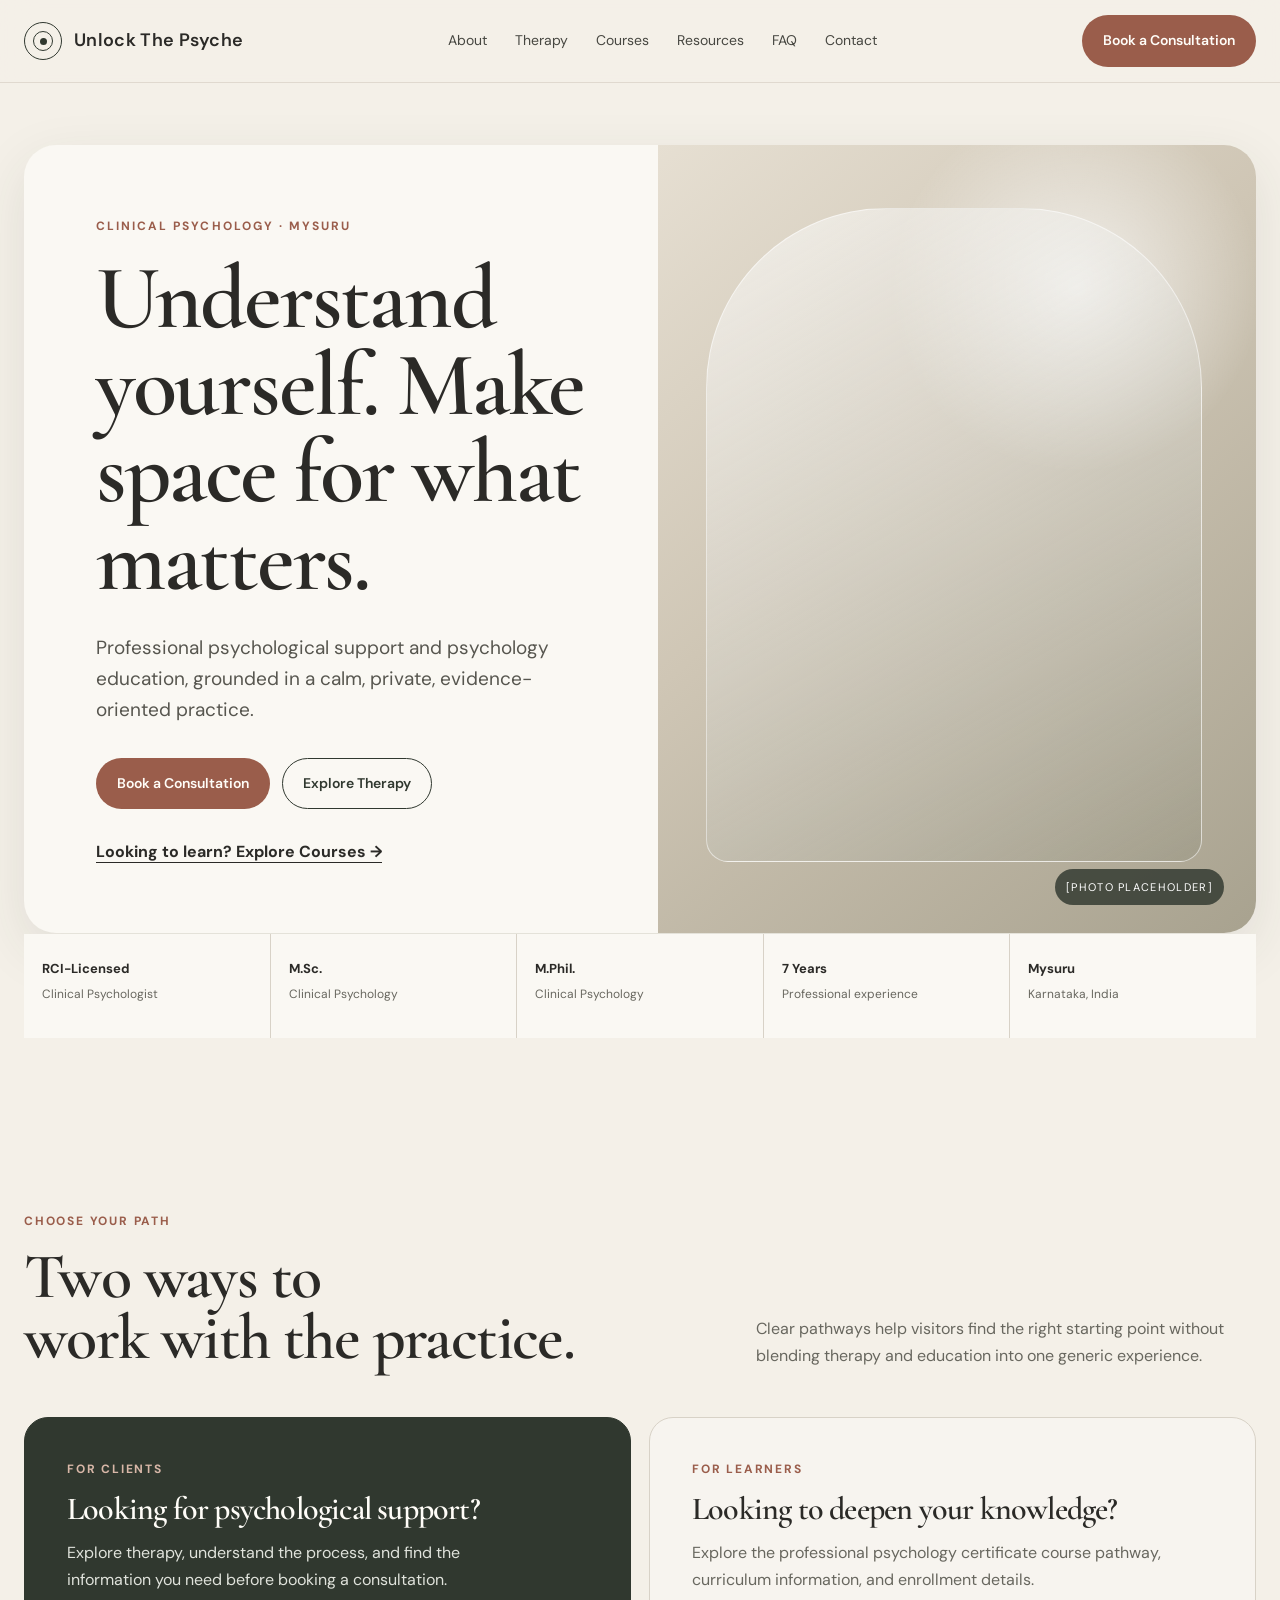
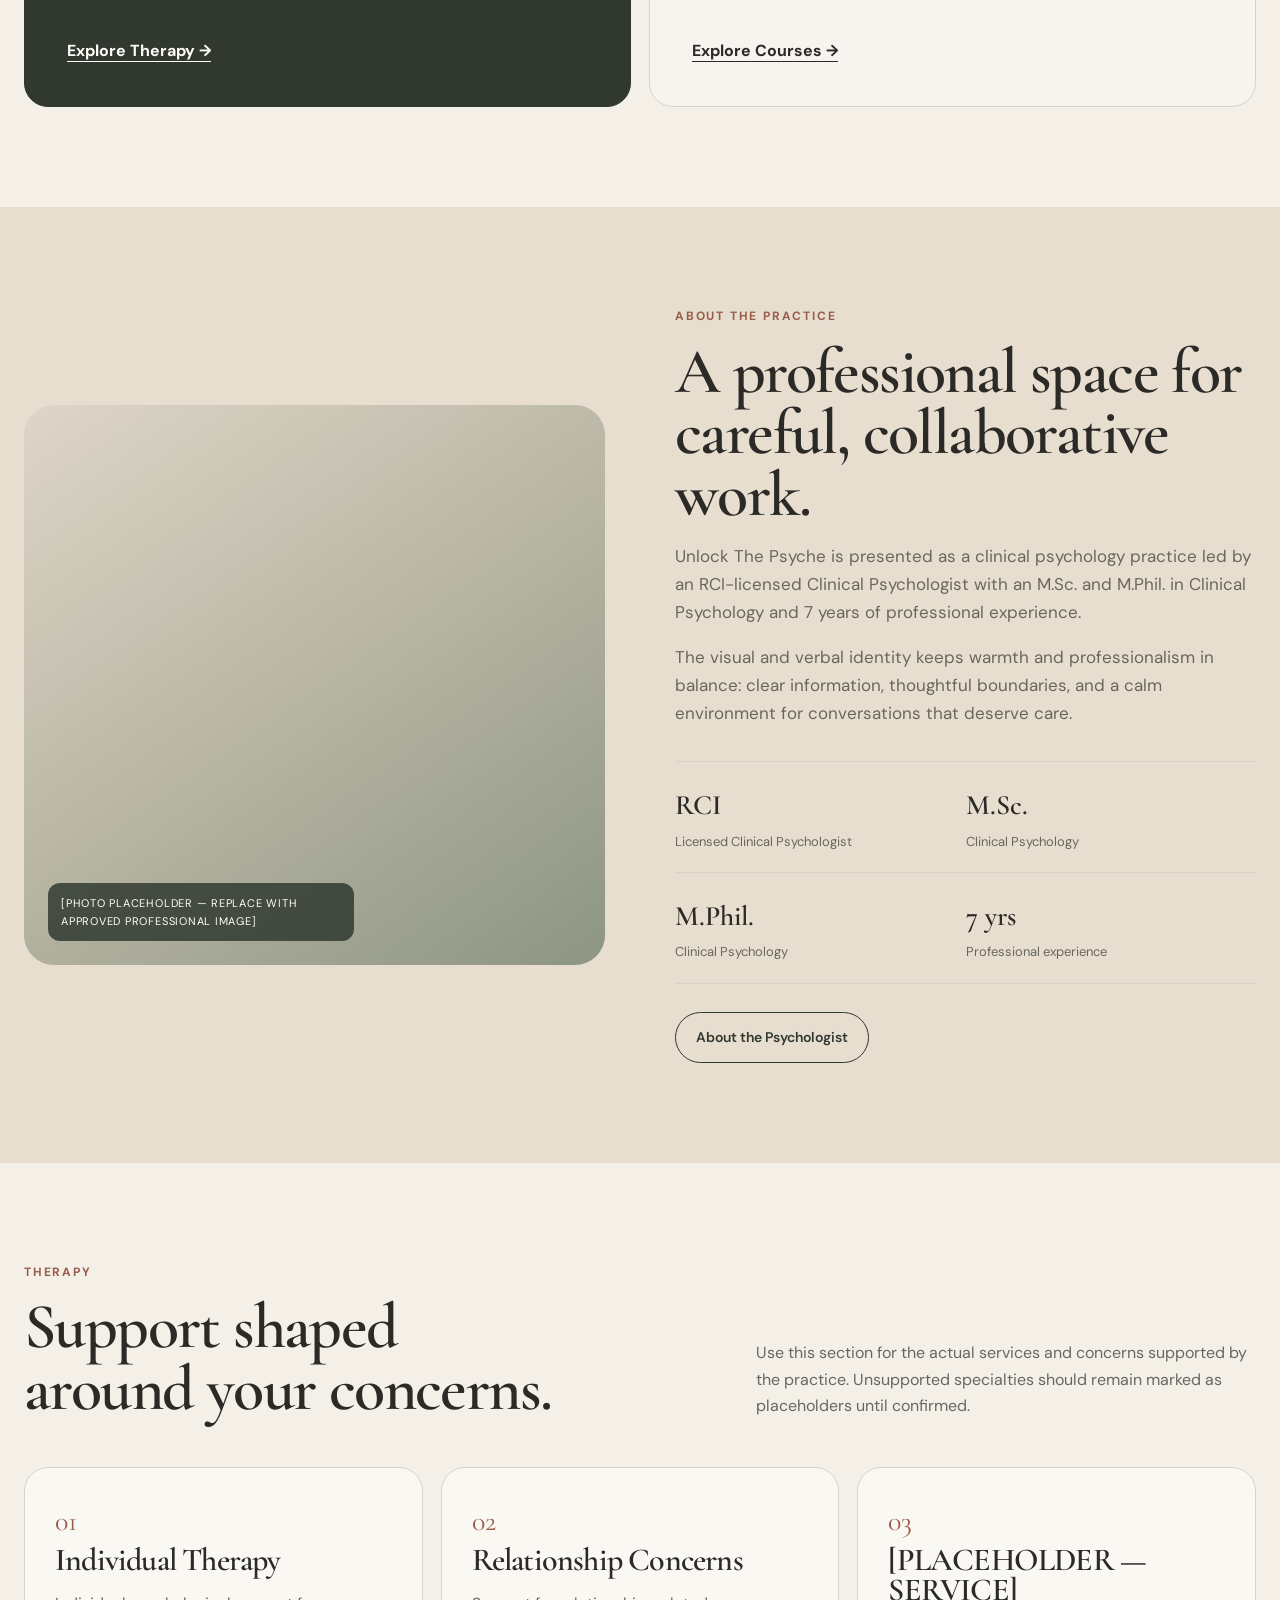
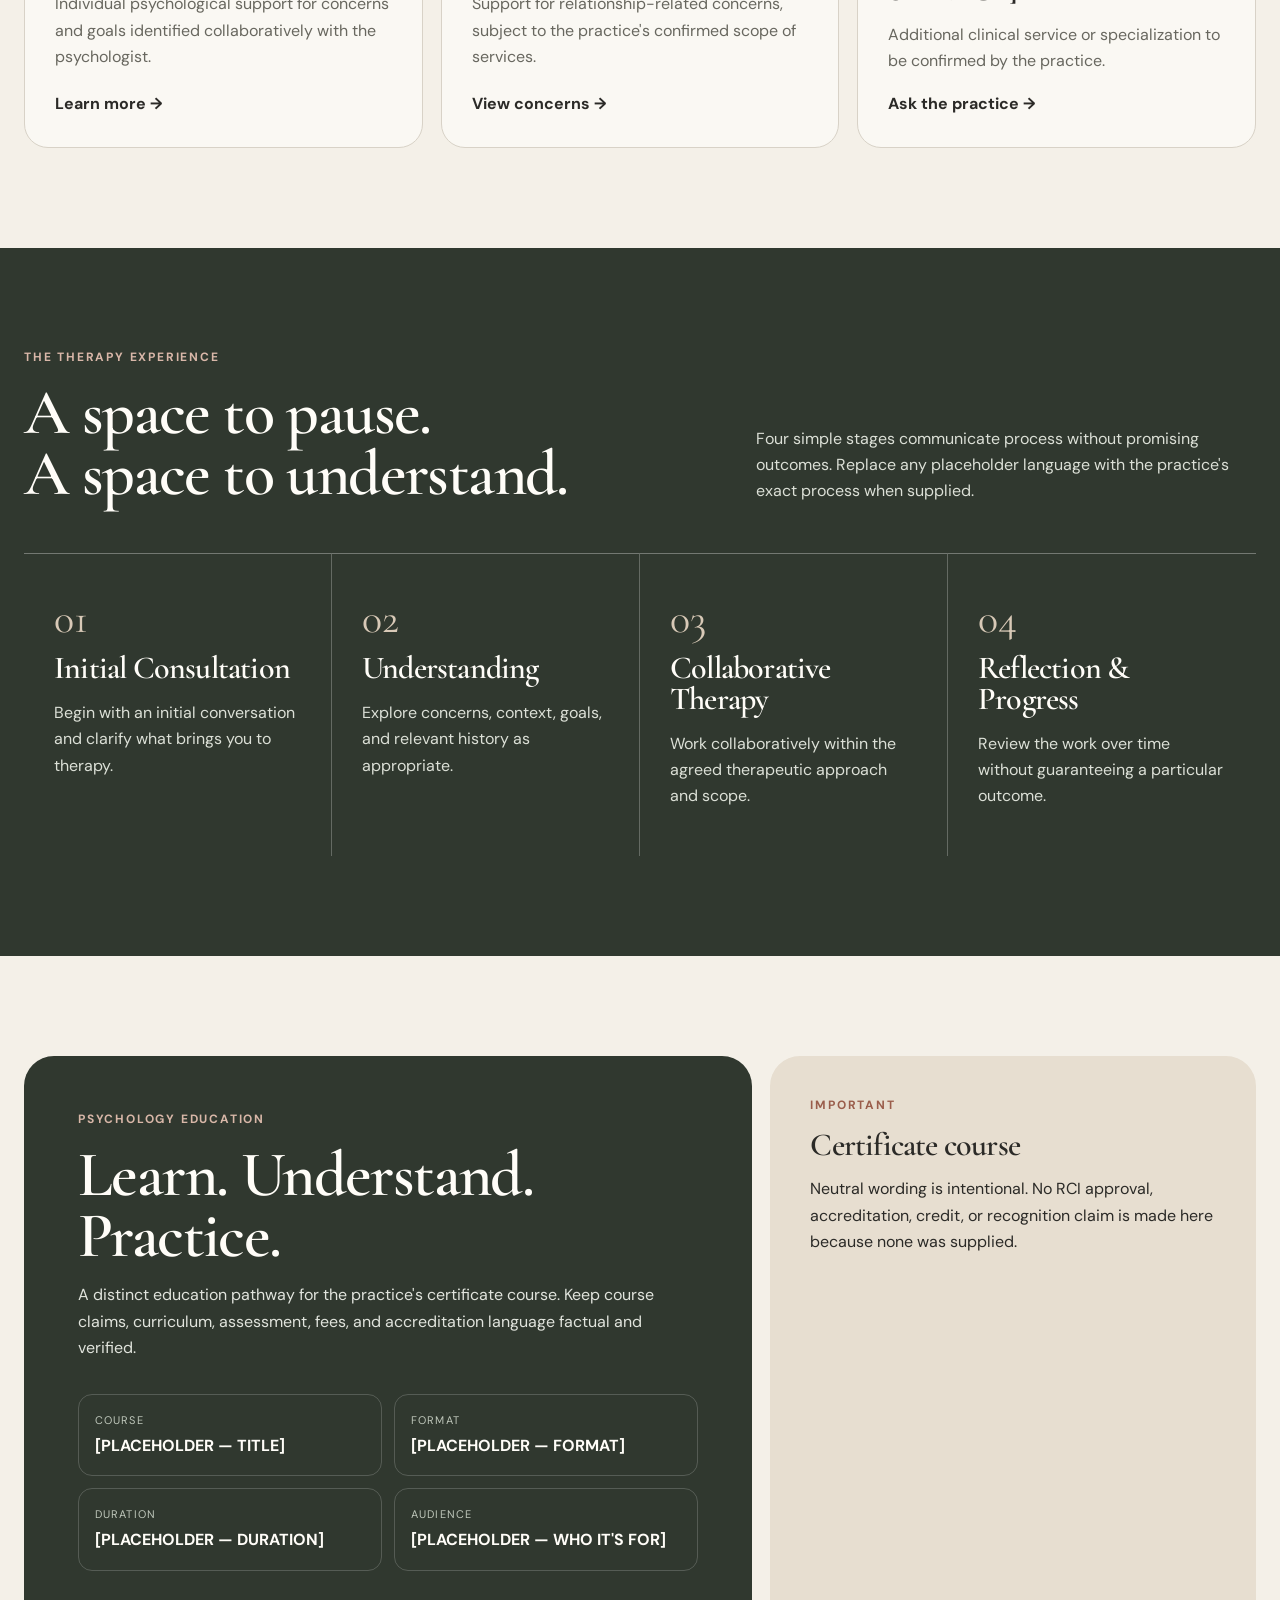
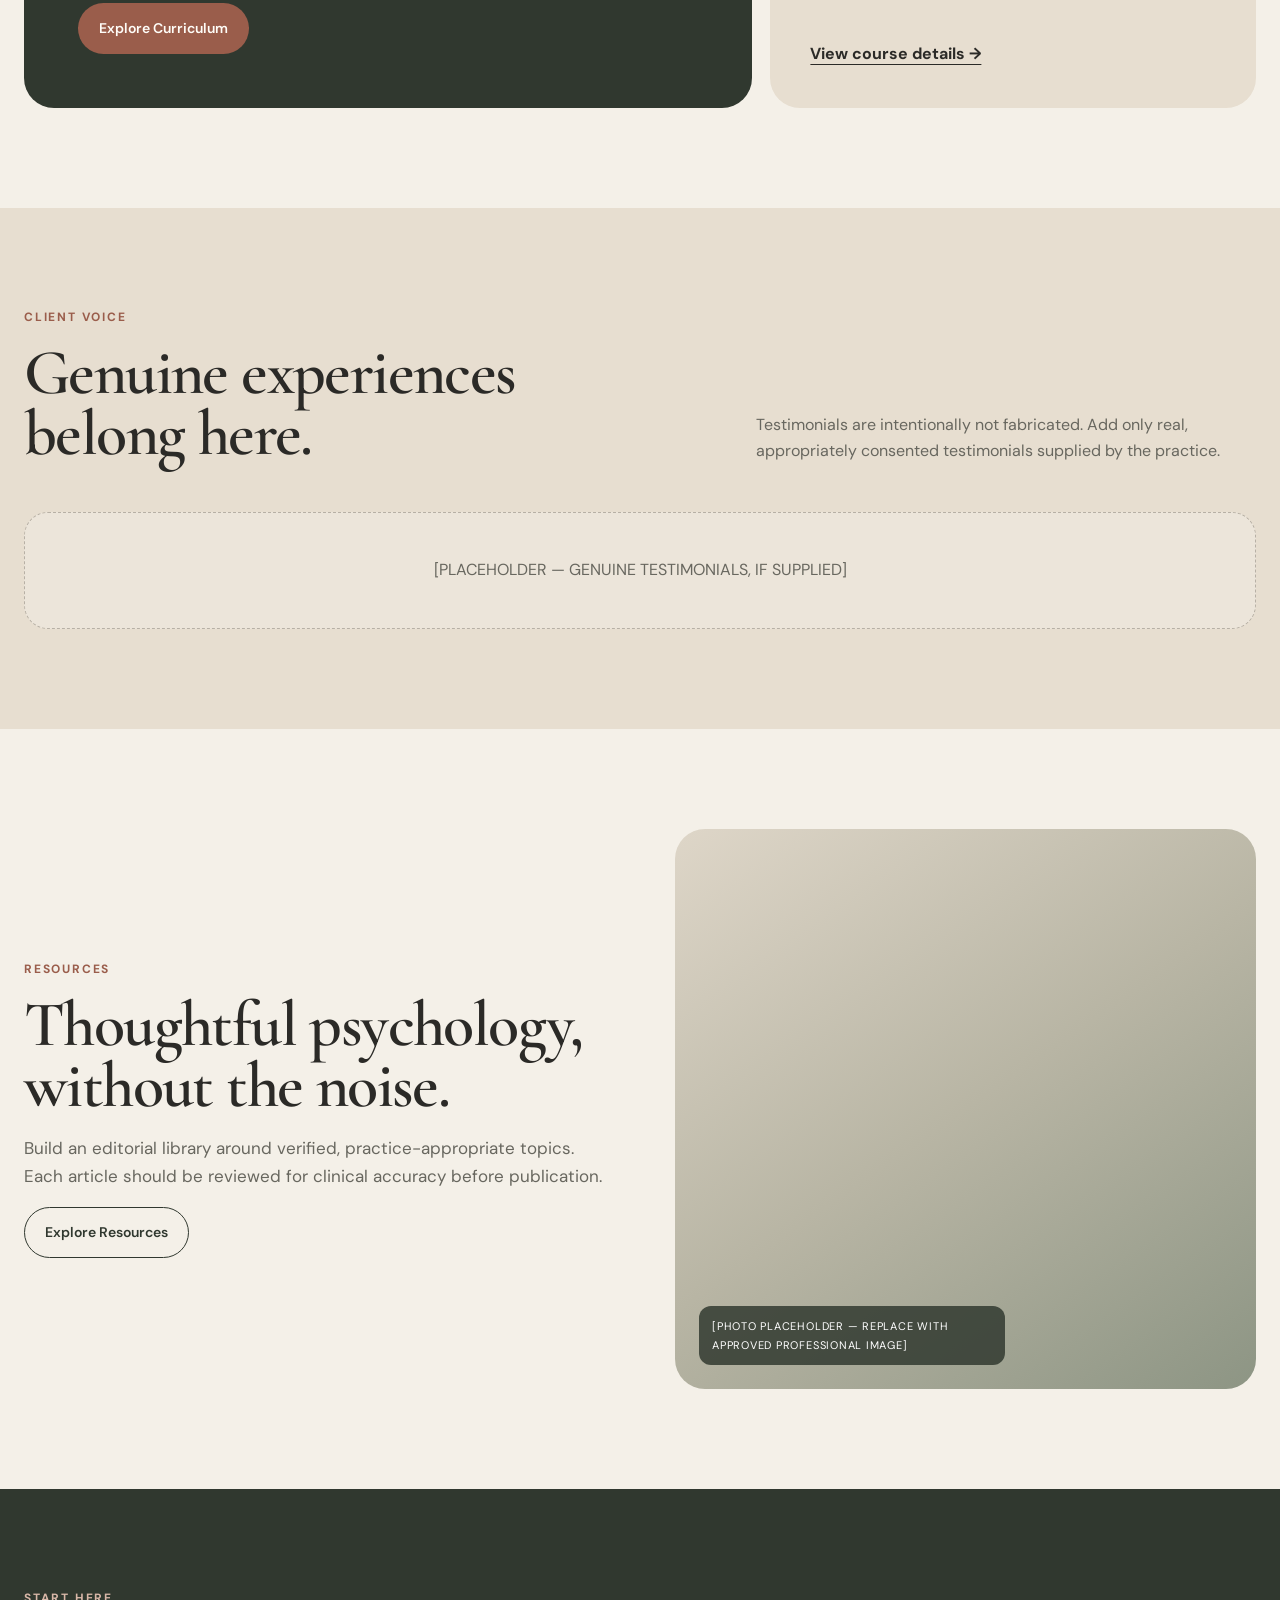
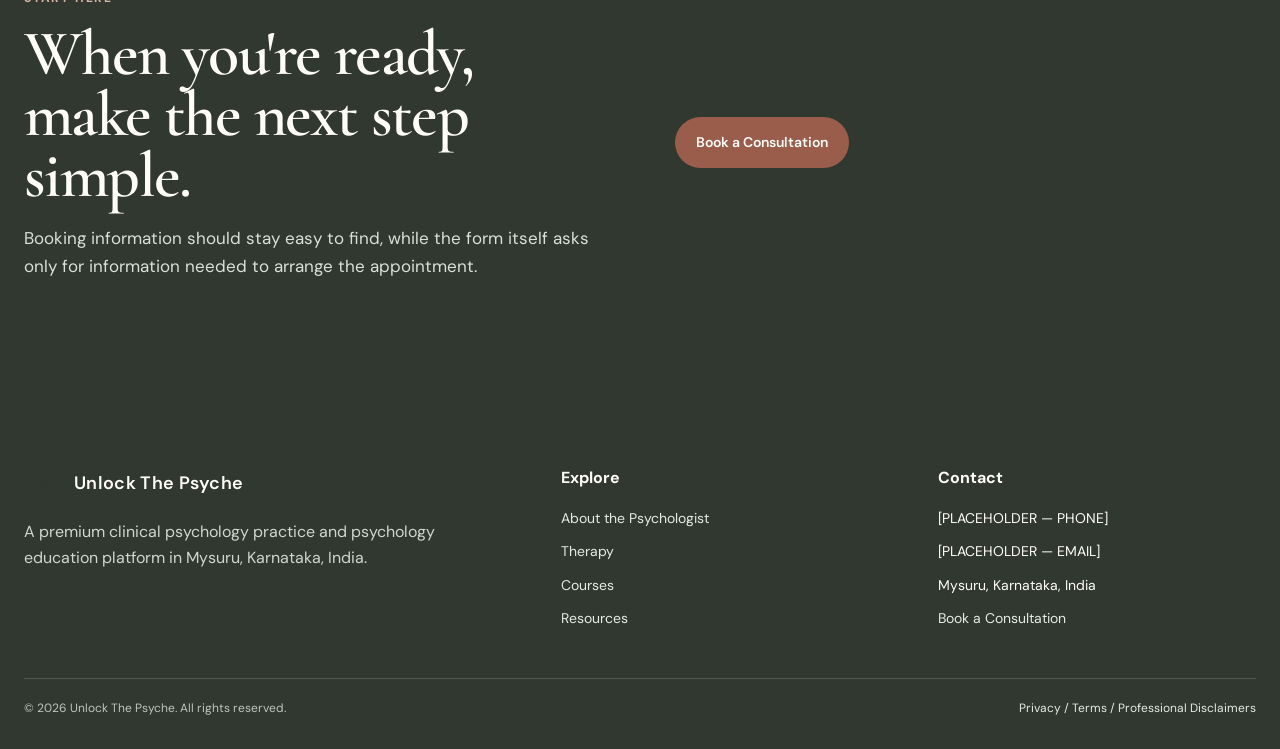
<file: index.html>
<!doctype html>
<html lang="en">
<head>
<meta charset="utf-8">
<meta name="viewport" content="width=device-width,initial-scale=1">
<title>Home | Unlock The Psyche</title>
<meta name="description" content="Unlock The Psyche — RCI-licensed Clinical Psychologist in Mysuru, with therapy and psychology education pathways.">
<link rel="stylesheet" href="styles.css">
</head>
<body>

<a class="skip-link" href="#main">Skip to content</a>
<header class="site-header">
  <div class="container nav">
    <a class="brand" href="index.html" aria-label="Unlock The Psyche home">
      <span class="brand-mark" aria-hidden="true"></span><span class="brand-name">Unlock The Psyche</span>
    </a>
    <nav class="nav-links" aria-label="Primary navigation"><a href="about.html" class="">About</a><a href="therapy.html" class="">Therapy</a><a href="courses.html" class="">Courses</a><a href="resources.html" class="">Resources</a><a href="faq.html" class="">FAQ</a><a href="contact.html" class="">Contact</a></nav>
    <a class="header-cta" href="book.html">Book a Consultation</a>
    <button class="menu-toggle" aria-label="Open menu"><span></span><span></span><span></span></button>
  </div>
</header>

<main id="main">
<section class="hero">
  <div class="container">
    <div class="hero-grid reveal">
      <div class="hero-copy">
        <div class="eyebrow">Clinical Psychology · Mysuru</div>
        <h1>Understand yourself. Make space for what matters.</h1>
        <p class="hero-lede">Professional psychological support and psychology education, grounded in a calm, private, evidence-oriented practice.</p>
        <div class="actions">
          <a class="button button-primary" href="book.html">Book a Consultation</a>
          <a class="button button-secondary" href="therapy.html">Explore Therapy</a>
        </div>
        <div style="margin-top:30px"><a class="text-link" href="courses.html">Looking to learn? Explore Courses →</a></div>
      </div>
      <div class="hero-visual" role="img" aria-label="Warm modern therapy room photo placeholder"></div>
    </div>
    <div class="hero-trust reveal" aria-label="Professional credentials">
      <div class="trust-item"><strong>RCI-Licensed</strong><span>Clinical Psychologist</span></div>
      <div class="trust-item"><strong>M.Sc.</strong><span>Clinical Psychology</span></div>
      <div class="trust-item"><strong>M.Phil.</strong><span>Clinical Psychology</span></div>
      <div class="trust-item"><strong>7 Years</strong><span>Professional experience</span></div>
      <div class="trust-item"><strong>Mysuru</strong><span>Karnataka, India</span></div>
    </div>
  </div>
</section>

<section class="section">
  <div class="container">
    <div class="section-header reveal">
      <div><div class="kicker">Choose your path</div><h2>Two ways to<br>work with the practice.</h2></div>
      <p>Clear pathways help visitors find the right starting point without blending therapy and education into one generic experience.</p>
    </div>
    <div class="pathways">
      <article class="path-card reveal">
        <div><div class="kicker" style="color:#D8B7A8">For clients</div><h3>Looking for psychological support?</h3><p>Explore therapy, understand the process, and find the information you need before booking a consultation.</p></div>
        <a class="text-link" href="therapy.html">Explore Therapy →</a>
      </article>
      <article class="path-card reveal">
        <div><div class="kicker">For learners</div><h3>Looking to deepen your knowledge?</h3><p>Explore the professional psychology certificate course pathway, curriculum information, and enrollment details.</p></div>
        <a class="text-link" href="courses.html">Explore Courses →</a>
      </article>
    </div>
  </div>
</section>

<section class="section section-sand">
  <div class="container split">
    <div class="photo-card reveal" role="img" aria-label="Professional psychologist portrait placeholder"></div>
    <div class="editorial-copy reveal">
      <div class="kicker">About the practice</div>
      <h2>A professional space for careful, collaborative work.</h2>
      <p>Unlock The Psyche is presented as a clinical psychology practice led by an RCI-licensed Clinical Psychologist with an M.Sc. and M.Phil. in Clinical Psychology and 7 years of professional experience.</p>
      <p>The visual and verbal identity keeps warmth and professionalism in balance: clear information, thoughtful boundaries, and a calm environment for conversations that deserve care.</p>
      <div class="credential-list">
        <div class="credential"><strong>RCI</strong><span>Licensed Clinical Psychologist</span></div>
        <div class="credential"><strong>M.Sc.</strong><span>Clinical Psychology</span></div>
        <div class="credential"><strong>M.Phil.</strong><span>Clinical Psychology</span></div>
        <div class="credential"><strong>7 yrs</strong><span>Professional experience</span></div>
      </div>
      <div style="margin-top:28px"><a class="button button-secondary" href="about.html">About the Psychologist</a></div>
    </div>
  </div>
</section>

<section class="section">
  <div class="container">
    <div class="section-header reveal">
      <div><div class="kicker">Therapy</div><h2>Support shaped<br>around your concerns.</h2></div>
      <p>Use this section for the actual services and concerns supported by the practice. Unsupported specialties should remain marked as placeholders until confirmed.</p>
    </div>
    <div class="cards">
      <article class="card reveal"><span class="number">01</span><h3>Individual Therapy</h3><p>Individual psychological support for concerns and goals identified collaboratively with the psychologist.</p><a class="card-link" href="therapy.html">Learn more →</a></article>
      <article class="card reveal"><span class="number">02</span><h3>Relationship Concerns</h3><p>Support for relationship-related concerns, subject to the practice's confirmed scope of services.</p><a class="card-link" href="specializations.html">View concerns →</a></article>
      <article class="card reveal"><span class="number">03</span><h3>[PLACEHOLDER — SERVICE]</h3><p>Additional clinical service or specialization to be confirmed by the practice.</p><a class="card-link" href="contact.html">Ask the practice →</a></article>
    </div>
  </div>
</section>

<section class="section section-dark">
  <div class="container">
    <div class="section-header reveal">
      <div><div class="kicker">The therapy experience</div><h2>A space to pause.<br>A space to understand.</h2></div>
      <p>Four simple stages communicate process without promising outcomes. Replace any placeholder language with the practice's exact process when supplied.</p>
    </div>
    <div class="process">
      <div class="process-step reveal"><div class="num">01</div><h3>Initial Consultation</h3><p>Begin with an initial conversation and clarify what brings you to therapy.</p></div>
      <div class="process-step reveal"><div class="num">02</div><h3>Understanding</h3><p>Explore concerns, context, goals, and relevant history as appropriate.</p></div>
      <div class="process-step reveal"><div class="num">03</div><h3>Collaborative Therapy</h3><p>Work collaboratively within the agreed therapeutic approach and scope.</p></div>
      <div class="process-step reveal"><div class="num">04</div><h3>Reflection & Progress</h3><p>Review the work over time without guaranteeing a particular outcome.</p></div>
    </div>
  </div>
</section>

<section class="section">
  <div class="container">
    <div class="course-feature">
      <div class="course-panel reveal">
        <div class="kicker" style="color:#D8B7A8">Psychology education</div>
        <h2>Learn. Understand. Practice.</h2>
        <p>A distinct education pathway for the practice's certificate course. Keep course claims, curriculum, assessment, fees, and accreditation language factual and verified.</p>
        <div class="course-meta">
          <div class="meta"><span>Course</span><strong>[PLACEHOLDER — TITLE]</strong></div>
          <div class="meta"><span>Format</span><strong>[PLACEHOLDER — FORMAT]</strong></div>
          <div class="meta"><span>Duration</span><strong>[PLACEHOLDER — DURATION]</strong></div>
          <div class="meta"><span>Audience</span><strong>[PLACEHOLDER — WHO IT'S FOR]</strong></div>
        </div>
        <a class="button button-primary" href="course-details.html">Explore Curriculum</a>
      </div>
      <aside class="course-side reveal">
        <div><div class="kicker">Important</div><h3>Certificate course</h3><p>Neutral wording is intentional. No RCI approval, accreditation, credit, or recognition claim is made here because none was supplied.</p></div>
        <a class="text-link" href="course-details.html">View course details →</a>
      </aside>
    </div>
  </div>
</section>

<section class="section section-sand">
  <div class="container">
    <div class="section-header reveal">
      <div><div class="kicker">Client voice</div><h2>Genuine experiences<br>belong here.</h2></div>
      <p>Testimonials are intentionally not fabricated. Add only real, appropriately consented testimonials supplied by the practice.</p>
    </div>
    <div class="testimonial-placeholder reveal">[PLACEHOLDER — GENUINE TESTIMONIALS, IF SUPPLIED]</div>
  </div>
</section>

<section class="section">
  <div class="container split">
    <div class="editorial-copy reveal">
      <div class="kicker">Resources</div>
      <h2>Thoughtful psychology, without the noise.</h2>
      <p>Build an editorial library around verified, practice-appropriate topics. Each article should be reviewed for clinical accuracy before publication.</p>
      <a class="button button-secondary" href="resources.html">Explore Resources</a>
    </div>
    <div class="photo-card reveal" role="img" aria-label="Editorial psychology resource image placeholder"></div>
  </div>
</section>

<section class="section section-dark">
  <div class="container split">
    <div class="editorial-copy reveal">
      <div class="kicker" style="color:#D8B7A8">Start here</div>
      <h2>When you're ready, make the next step simple.</h2>
      <p style="color:#DCE0D7">Booking information should stay easy to find, while the form itself asks only for information needed to arrange the appointment.</p>
    </div>
    <div class="reveal"><a class="button button-primary" href="book.html">Book a Consultation</a></div>
  </div>
</section>
</main>

<footer class="footer">
  <div class="container">
    <div class="footer-grid">
      <div>
        <div class="brand"><span class="brand-mark" aria-hidden="true"></span><span class="brand-name">Unlock The Psyche</span></div>
        <p>A premium clinical psychology practice and psychology education platform in Mysuru, Karnataka, India.</p>
      </div>
      <div>
        <strong>Explore</strong>
        <div class="footer-links" style="margin-top:16px">
          <a href="about.html">About the Psychologist</a><a href="therapy.html">Therapy</a><a href="courses.html">Courses</a><a href="resources.html">Resources</a>
        </div>
      </div>
      <div>
        <strong>Contact</strong>
        <div class="footer-links" style="margin-top:16px">
          <span>[PLACEHOLDER — PHONE]</span><span>[PLACEHOLDER — EMAIL]</span><span>Mysuru, Karnataka, India</span><a href="book.html">Book a Consultation</a>
        </div>
      </div>
    </div>
    <div class="footer-bottom">
      <span>© 2026 Unlock The Psyche. All rights reserved.</span>
      <span><a href="privacy.html">Privacy / Terms / Professional Disclaimers</a></span>
    </div>
  </div>
</footer>

<script src="script.js"></script>
</body>
</html>
</file>
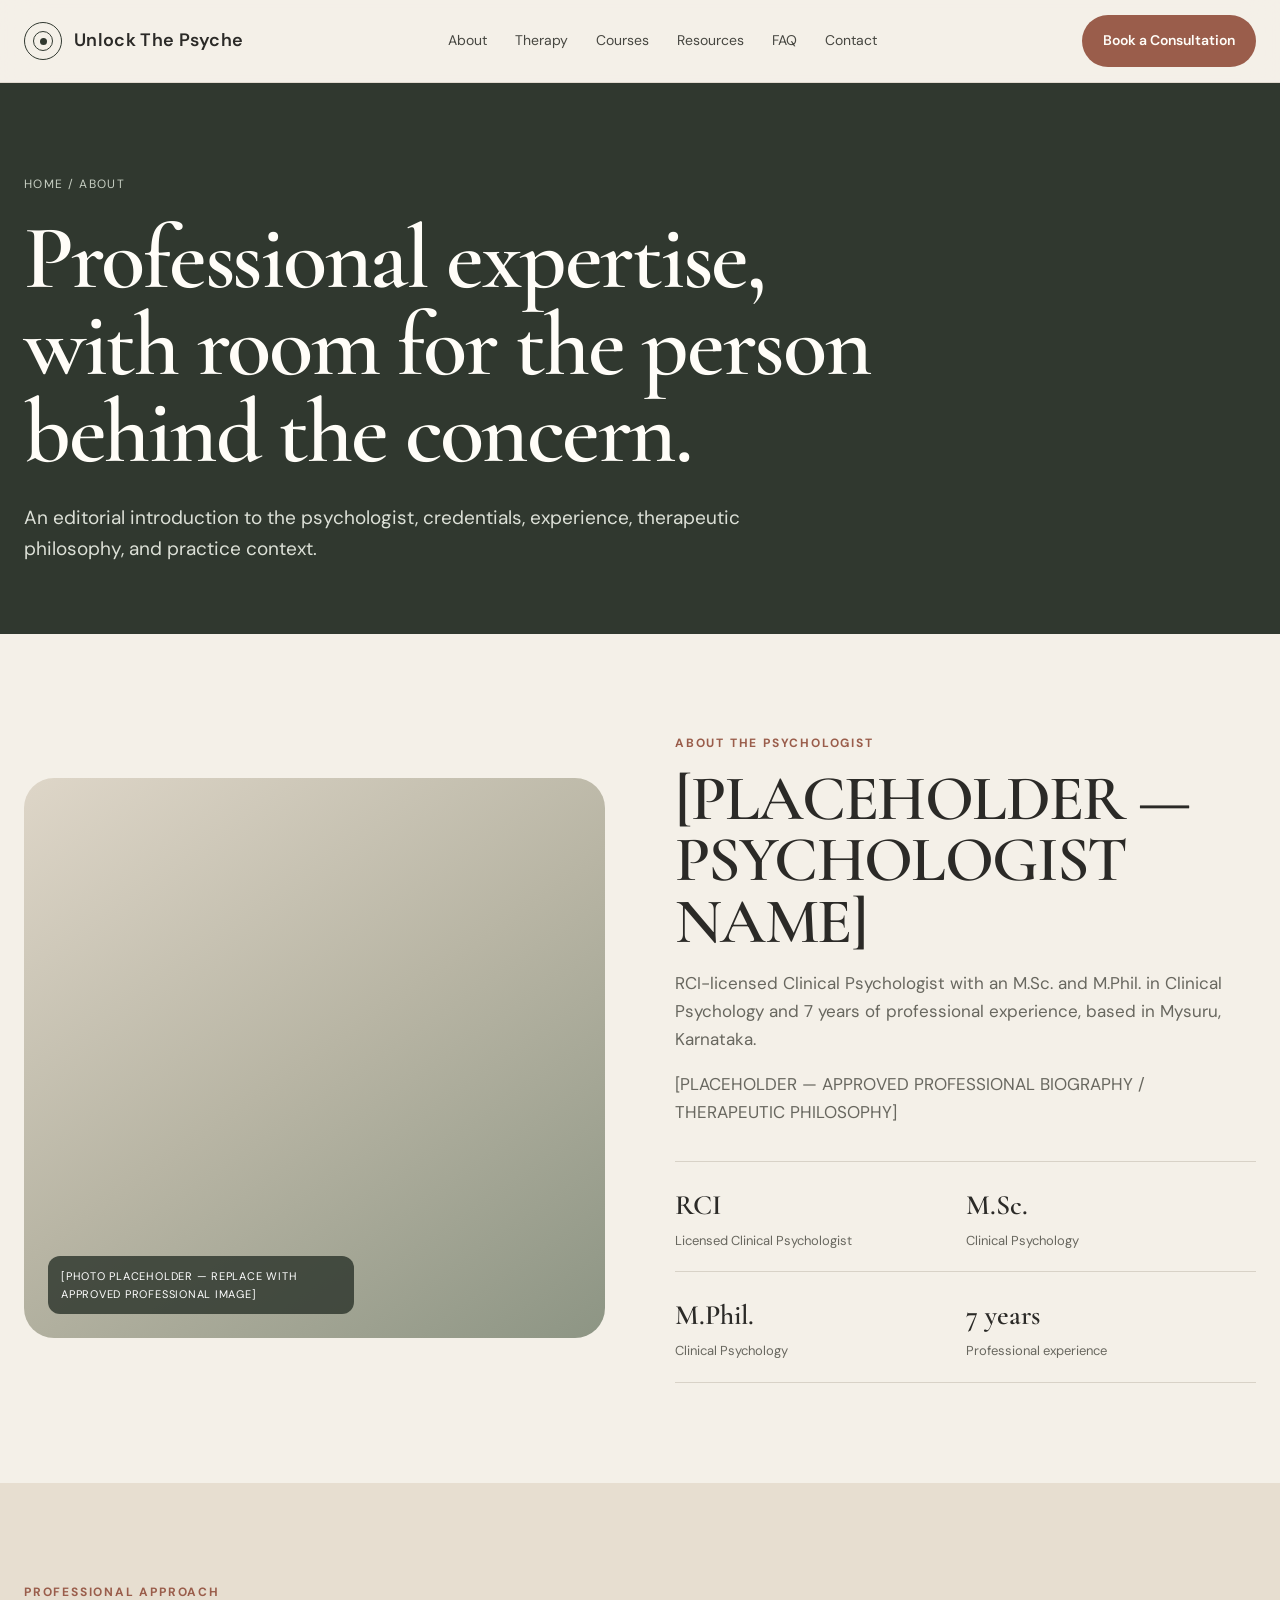
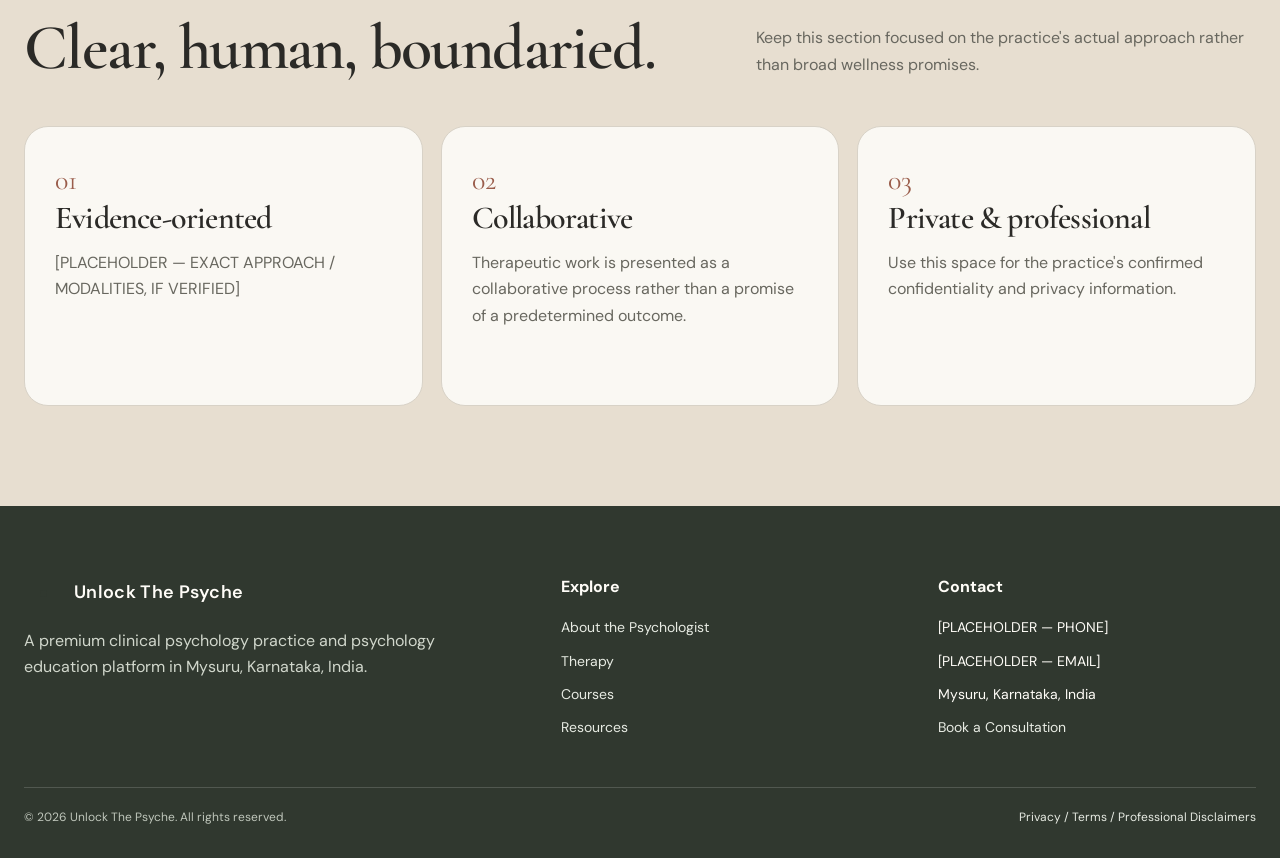
<file: about.html>
<!doctype html>
<html lang="en">
<head>
<meta charset="utf-8">
<meta name="viewport" content="width=device-width,initial-scale=1">
<title>About the Psychologist | Unlock The Psyche</title>
<meta name="description" content="About the RCI-licensed Clinical Psychologist behind Unlock The Psyche in Mysuru.">
<link rel="stylesheet" href="styles.css">
</head>
<body>

<a class="skip-link" href="#main">Skip to content</a>
<header class="site-header">
  <div class="container nav">
    <a class="brand" href="index.html" aria-label="Unlock The Psyche home">
      <span class="brand-mark" aria-hidden="true"></span><span class="brand-name">Unlock The Psyche</span>
    </a>
    <nav class="nav-links" aria-label="Primary navigation"><a href="about.html" class="active">About</a><a href="therapy.html" class="">Therapy</a><a href="courses.html" class="">Courses</a><a href="resources.html" class="">Resources</a><a href="faq.html" class="">FAQ</a><a href="contact.html" class="">Contact</a></nav>
    <a class="header-cta" href="book.html">Book a Consultation</a>
    <button class="menu-toggle" aria-label="Open menu"><span></span><span></span><span></span></button>
  </div>
</header>

<main id="main">
<section class="page-hero"><div class="container">
  <div class="breadcrumb">Home / About</div><h1>Professional expertise, with room for the person behind the concern.</h1>
  <p class="lede">An editorial introduction to the psychologist, credentials, experience, therapeutic philosophy, and practice context.</p>
</div></section>
<section class="section"><div class="container split">
  <div class="photo-card reveal" role="img" aria-label="Professional portrait placeholder"></div>
  <div class="editorial-copy reveal">
    <div class="kicker">About the psychologist</div><h2>[PLACEHOLDER — PSYCHOLOGIST NAME]</h2>
    <p>RCI-licensed Clinical Psychologist with an M.Sc. and M.Phil. in Clinical Psychology and 7 years of professional experience, based in Mysuru, Karnataka.</p>
    <p>[PLACEHOLDER — APPROVED PROFESSIONAL BIOGRAPHY / THERAPEUTIC PHILOSOPHY]</p>
    <div class="credential-list">
      <div class="credential"><strong>RCI</strong><span>Licensed Clinical Psychologist</span></div>
      <div class="credential"><strong>M.Sc.</strong><span>Clinical Psychology</span></div>
      <div class="credential"><strong>M.Phil.</strong><span>Clinical Psychology</span></div>
      <div class="credential"><strong>7 years</strong><span>Professional experience</span></div>
    </div>
  </div>
</div></section>
<section class="section section-sand"><div class="container">
  <div class="section-header reveal"><div><div class="kicker">Professional approach</div><h2>Clear, human, boundaried.</h2></div><p>Keep this section focused on the practice's actual approach rather than broad wellness promises.</p></div>
  <div class="cards">
    <article class="card reveal"><span class="number">01</span><h3>Evidence-oriented</h3><p>[PLACEHOLDER — EXACT APPROACH / MODALITIES, IF VERIFIED]</p></article>
    <article class="card reveal"><span class="number">02</span><h3>Collaborative</h3><p>Therapeutic work is presented as a collaborative process rather than a promise of a predetermined outcome.</p></article>
    <article class="card reveal"><span class="number">03</span><h3>Private & professional</h3><p>Use this space for the practice's confirmed confidentiality and privacy information.</p></article>
  </div>
</div></section>
</main>

<footer class="footer">
  <div class="container">
    <div class="footer-grid">
      <div>
        <div class="brand"><span class="brand-mark" aria-hidden="true"></span><span class="brand-name">Unlock The Psyche</span></div>
        <p>A premium clinical psychology practice and psychology education platform in Mysuru, Karnataka, India.</p>
      </div>
      <div>
        <strong>Explore</strong>
        <div class="footer-links" style="margin-top:16px">
          <a href="about.html">About the Psychologist</a><a href="therapy.html">Therapy</a><a href="courses.html">Courses</a><a href="resources.html">Resources</a>
        </div>
      </div>
      <div>
        <strong>Contact</strong>
        <div class="footer-links" style="margin-top:16px">
          <span>[PLACEHOLDER — PHONE]</span><span>[PLACEHOLDER — EMAIL]</span><span>Mysuru, Karnataka, India</span><a href="book.html">Book a Consultation</a>
        </div>
      </div>
    </div>
    <div class="footer-bottom">
      <span>© 2026 Unlock The Psyche. All rights reserved.</span>
      <span><a href="privacy.html">Privacy / Terms / Professional Disclaimers</a></span>
    </div>
  </div>
</footer>

<script src="script.js"></script>
</body>
</html>
</file>
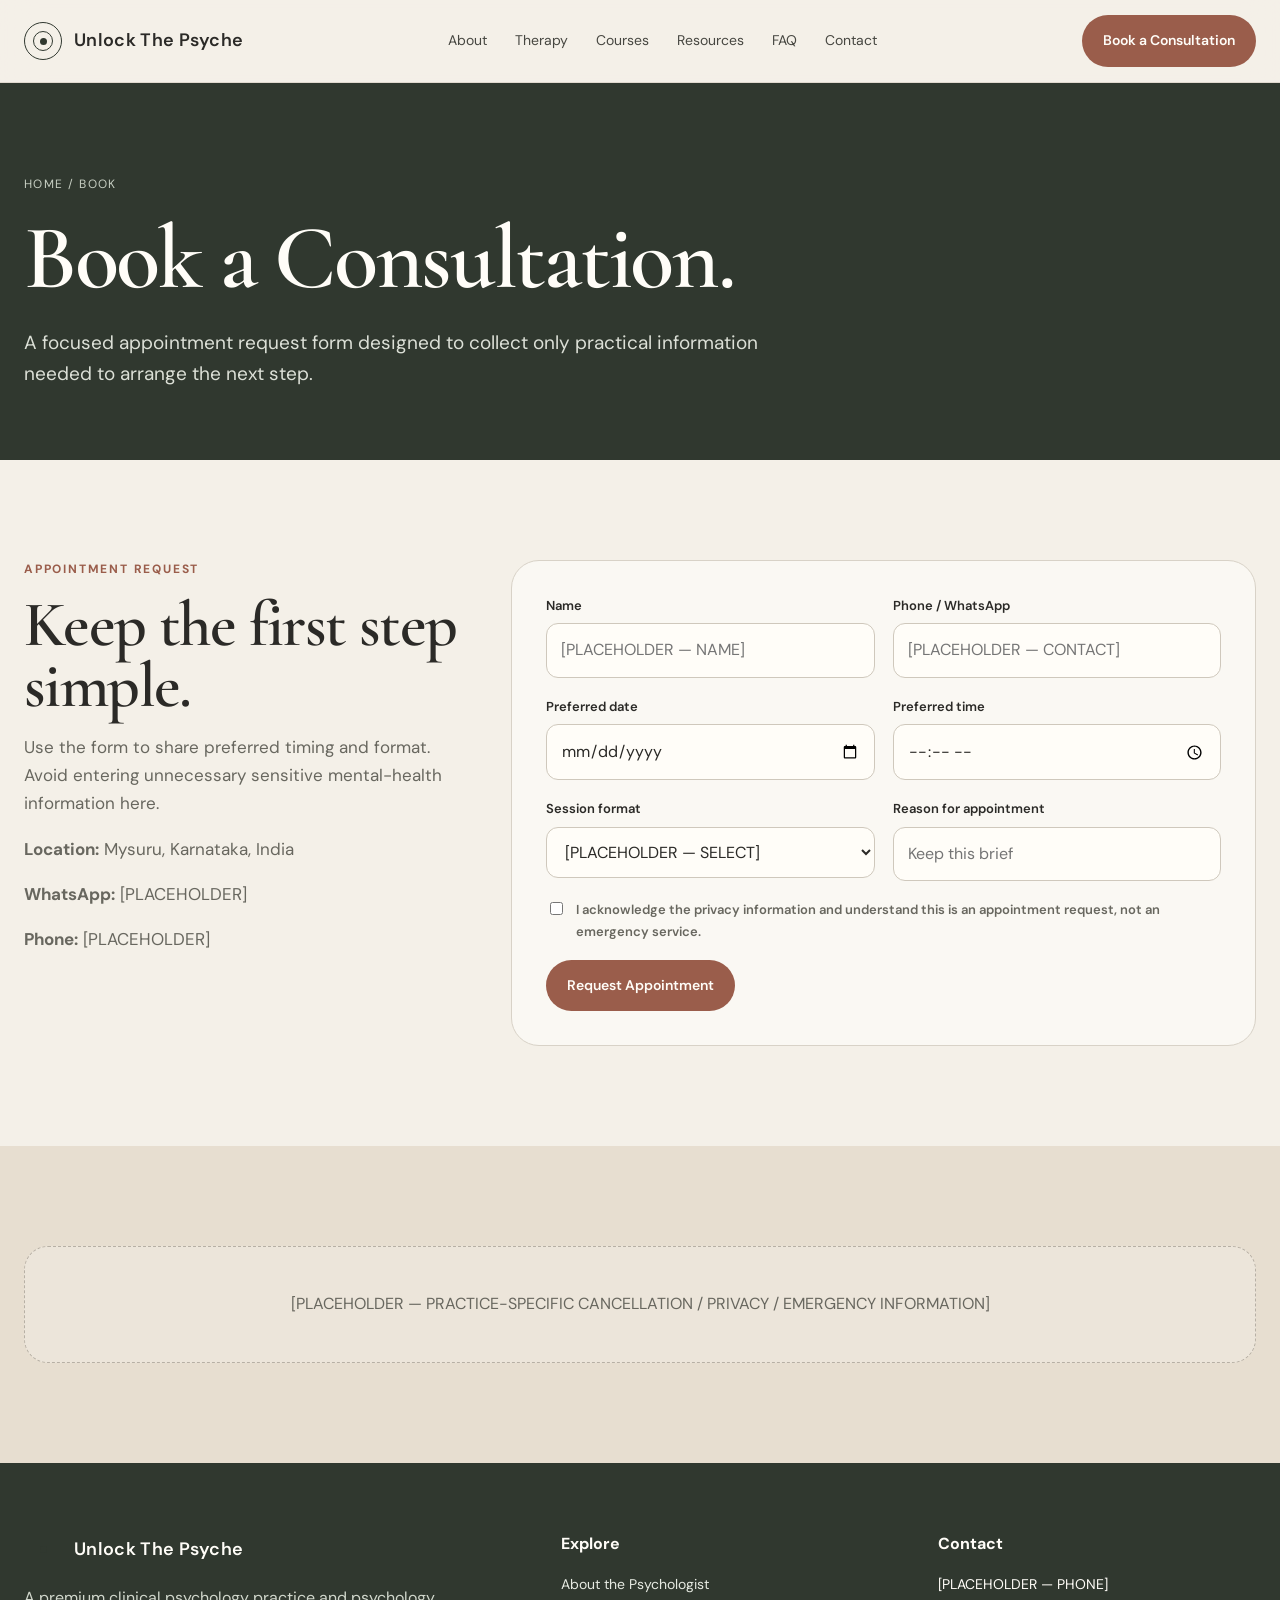
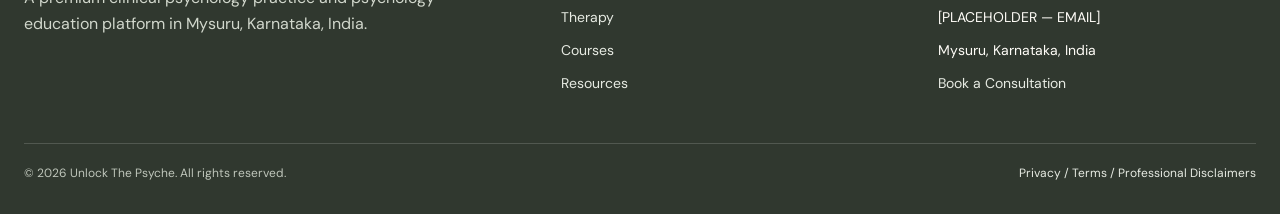
<file: book.html>
<!doctype html>
<html lang="en">
<head>
<meta charset="utf-8">
<meta name="viewport" content="width=device-width,initial-scale=1">
<title>Book a Consultation | Unlock The Psyche</title>
<meta name="description" content="Request a consultation with Unlock The Psyche.">
<link rel="stylesheet" href="styles.css">
</head>
<body>

<a class="skip-link" href="#main">Skip to content</a>
<header class="site-header">
  <div class="container nav">
    <a class="brand" href="index.html" aria-label="Unlock The Psyche home">
      <span class="brand-mark" aria-hidden="true"></span><span class="brand-name">Unlock The Psyche</span>
    </a>
    <nav class="nav-links" aria-label="Primary navigation"><a href="about.html" class="">About</a><a href="therapy.html" class="">Therapy</a><a href="courses.html" class="">Courses</a><a href="resources.html" class="">Resources</a><a href="faq.html" class="">FAQ</a><a href="contact.html" class="">Contact</a></nav>
    <a class="header-cta" href="book.html">Book a Consultation</a>
    <button class="menu-toggle" aria-label="Open menu"><span></span><span></span><span></span></button>
  </div>
</header>

<main id="main">
<section class="page-hero"><div class="container"><div class="breadcrumb">Home / Book</div><h1>Book a Consultation.</h1><p class="lede">A focused appointment request form designed to collect only practical information needed to arrange the next step.</p></div></section>
<section class="section"><div class="container form-shell">
<div class="editorial-copy reveal"><div class="kicker">Appointment request</div><h2>Keep the first step simple.</h2><p>Use the form to share preferred timing and format. Avoid entering unnecessary sensitive mental-health information here.</p><p><strong>Location:</strong> Mysuru, Karnataka, India</p><p><strong>WhatsApp:</strong> [PLACEHOLDER]</p><p><strong>Phone:</strong> [PLACEHOLDER]</p></div>
<div class="form-card reveal"><form data-demo-form><div class="form-grid">
<div class="field"><label for="bname">Name</label><input id="bname" required placeholder="[PLACEHOLDER — NAME]"></div>
<div class="field"><label for="bphone">Phone / WhatsApp</label><input id="bphone" required placeholder="[PLACEHOLDER — CONTACT]"></div>
<div class="field"><label for="date">Preferred date</label><input id="date" type="date"></div>
<div class="field"><label for="time">Preferred time</label><input id="time" type="time"></div>
<div class="field"><label for="format">Session format</label><select id="format"><option>[PLACEHOLDER — SELECT]</option><option>Online</option><option>In-person</option></select></div>
<div class="field"><label for="reason">Reason for appointment</label><input id="reason" placeholder="Keep this brief"></div>
</div><div class="consent"><input type="checkbox" id="book-consent" required><label for="book-consent">I acknowledge the privacy information and understand this is an appointment request, not an emergency service.</label></div><button class="button button-primary" type="submit">Request Appointment</button><p data-form-status hidden style="color:var(--clay);font-size:13px;margin-top:14px"></p></form></div>
</div></section>
<section class="section section-sand"><div class="container"><div class="testimonial-placeholder">[PLACEHOLDER — PRACTICE-SPECIFIC CANCELLATION / PRIVACY / EMERGENCY INFORMATION]</div></div></section>
</main>

<footer class="footer">
  <div class="container">
    <div class="footer-grid">
      <div>
        <div class="brand"><span class="brand-mark" aria-hidden="true"></span><span class="brand-name">Unlock The Psyche</span></div>
        <p>A premium clinical psychology practice and psychology education platform in Mysuru, Karnataka, India.</p>
      </div>
      <div>
        <strong>Explore</strong>
        <div class="footer-links" style="margin-top:16px">
          <a href="about.html">About the Psychologist</a><a href="therapy.html">Therapy</a><a href="courses.html">Courses</a><a href="resources.html">Resources</a>
        </div>
      </div>
      <div>
        <strong>Contact</strong>
        <div class="footer-links" style="margin-top:16px">
          <span>[PLACEHOLDER — PHONE]</span><span>[PLACEHOLDER — EMAIL]</span><span>Mysuru, Karnataka, India</span><a href="book.html">Book a Consultation</a>
        </div>
      </div>
    </div>
    <div class="footer-bottom">
      <span>© 2026 Unlock The Psyche. All rights reserved.</span>
      <span><a href="privacy.html">Privacy / Terms / Professional Disclaimers</a></span>
    </div>
  </div>
</footer>

<script src="script.js"></script>
</body>
</html>
</file>
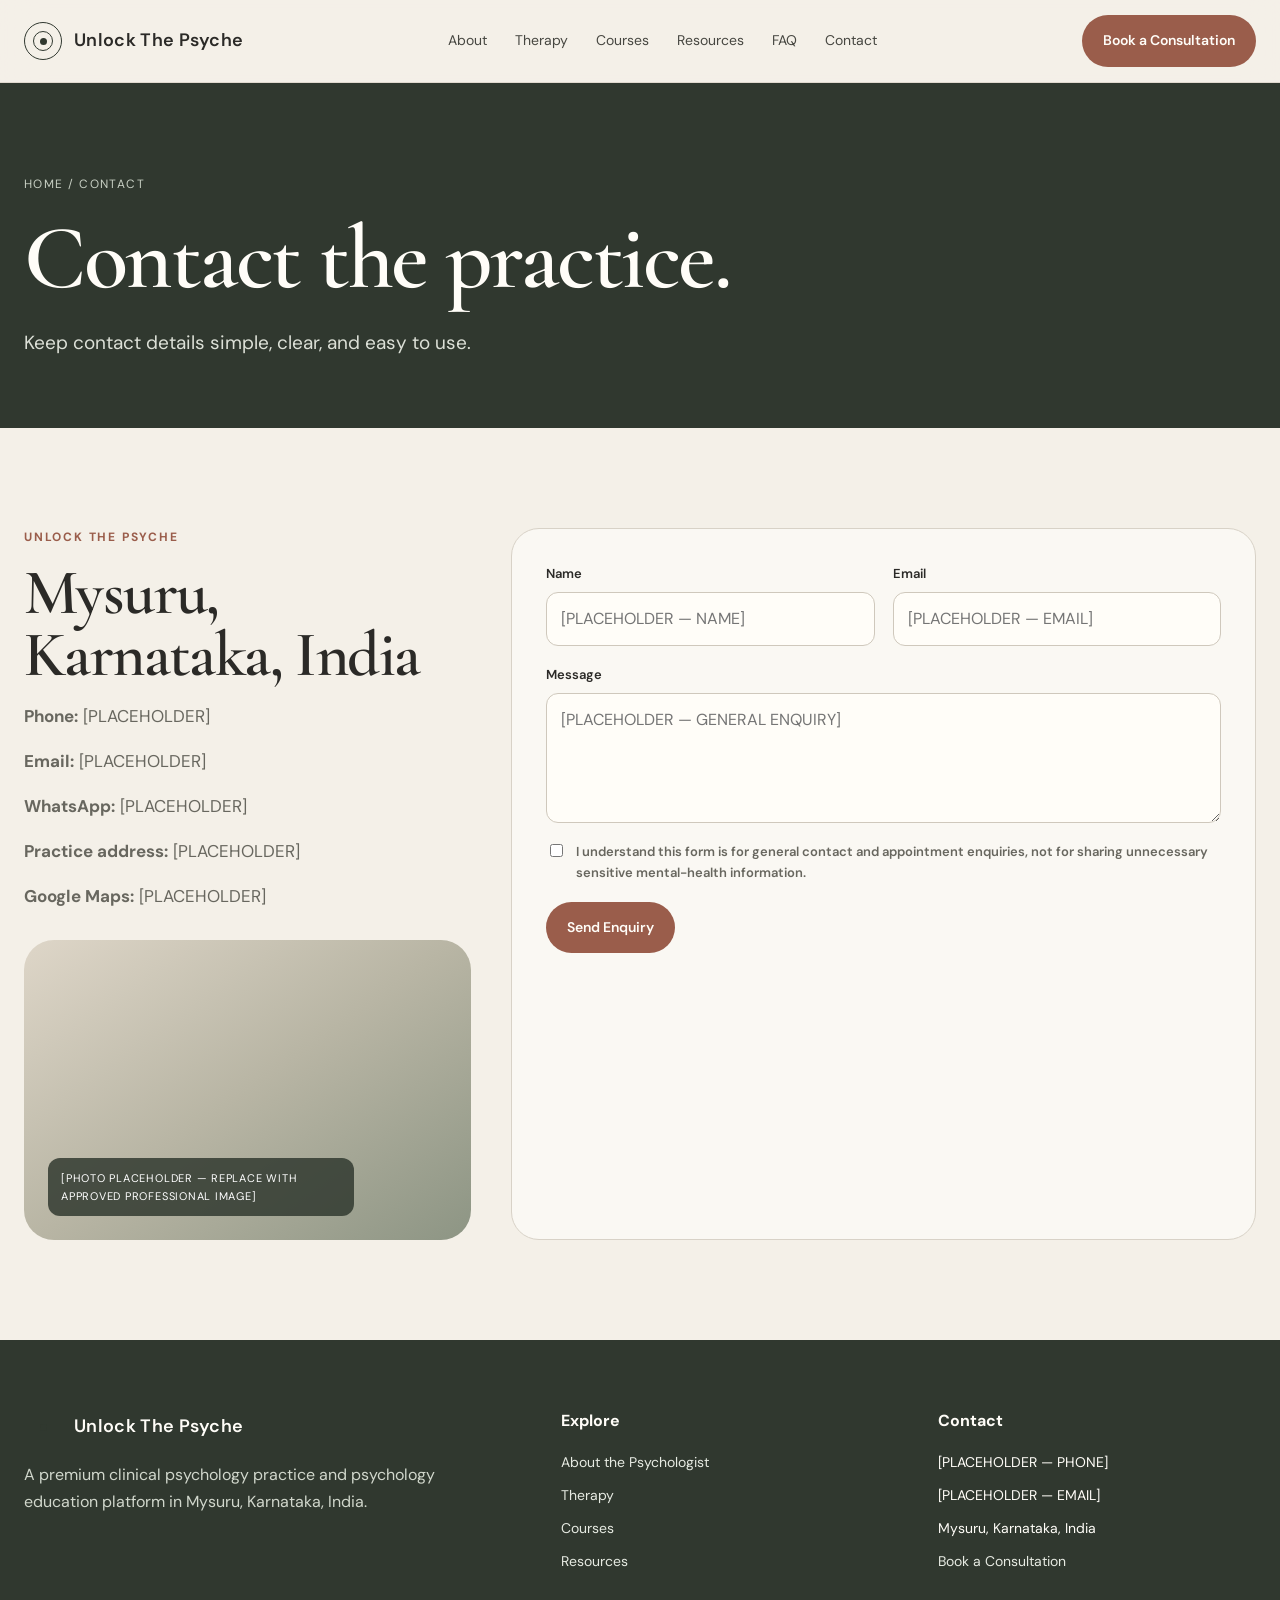
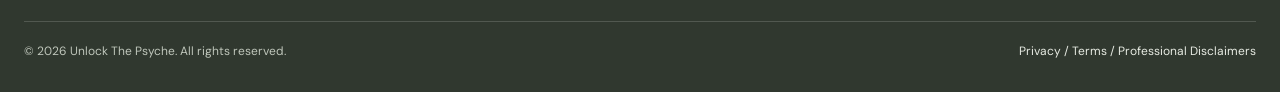
<file: contact.html>
<!doctype html>
<html lang="en">
<head>
<meta charset="utf-8">
<meta name="viewport" content="width=device-width,initial-scale=1">
<title>Contact | Unlock The Psyche</title>
<meta name="description" content="Contact Unlock The Psyche in Mysuru, Karnataka.">
<link rel="stylesheet" href="styles.css">
</head>
<body>

<a class="skip-link" href="#main">Skip to content</a>
<header class="site-header">
  <div class="container nav">
    <a class="brand" href="index.html" aria-label="Unlock The Psyche home">
      <span class="brand-mark" aria-hidden="true"></span><span class="brand-name">Unlock The Psyche</span>
    </a>
    <nav class="nav-links" aria-label="Primary navigation"><a href="about.html" class="">About</a><a href="therapy.html" class="">Therapy</a><a href="courses.html" class="">Courses</a><a href="resources.html" class="">Resources</a><a href="faq.html" class="">FAQ</a><a href="contact.html" class="active">Contact</a></nav>
    <a class="header-cta" href="book.html">Book a Consultation</a>
    <button class="menu-toggle" aria-label="Open menu"><span></span><span></span><span></span></button>
  </div>
</header>

<main id="main">
<section class="page-hero"><div class="container"><div class="breadcrumb">Home / Contact</div><h1>Contact the practice.</h1><p class="lede">Keep contact details simple, clear, and easy to use.</p></div></section>
<section class="section"><div class="container form-shell">
<div class="editorial-copy reveal"><div class="kicker">Unlock The Psyche</div><h2>Mysuru, Karnataka, India</h2><p><strong>Phone:</strong> [PLACEHOLDER]</p><p><strong>Email:</strong> [PLACEHOLDER]</p><p><strong>WhatsApp:</strong> [PLACEHOLDER]</p><p><strong>Practice address:</strong> [PLACEHOLDER]</p><p><strong>Google Maps:</strong> [PLACEHOLDER]</p><div class="photo-card" style="min-height:300px;margin-top:30px"></div></div>
<div class="form-card reveal"><form data-demo-form><div class="form-grid">
<div class="field"><label for="name">Name</label><input id="name" required placeholder="[PLACEHOLDER — NAME]"></div>
<div class="field"><label for="email">Email</label><input id="email" type="email" required placeholder="[PLACEHOLDER — EMAIL]"></div>
<div class="field full"><label for="message">Message</label><textarea id="message" placeholder="[PLACEHOLDER — GENERAL ENQUIRY]"></textarea></div>
</div><div class="consent"><input type="checkbox" id="contact-consent" required><label for="contact-consent">I understand this form is for general contact and appointment enquiries, not for sharing unnecessary sensitive mental-health information.</label></div><button class="button button-primary" type="submit">Send Enquiry</button><p data-form-status hidden style="color:var(--clay);font-size:13px;margin-top:14px"></p></form></div>
</div></section>
</main>

<footer class="footer">
  <div class="container">
    <div class="footer-grid">
      <div>
        <div class="brand"><span class="brand-mark" aria-hidden="true"></span><span class="brand-name">Unlock The Psyche</span></div>
        <p>A premium clinical psychology practice and psychology education platform in Mysuru, Karnataka, India.</p>
      </div>
      <div>
        <strong>Explore</strong>
        <div class="footer-links" style="margin-top:16px">
          <a href="about.html">About the Psychologist</a><a href="therapy.html">Therapy</a><a href="courses.html">Courses</a><a href="resources.html">Resources</a>
        </div>
      </div>
      <div>
        <strong>Contact</strong>
        <div class="footer-links" style="margin-top:16px">
          <span>[PLACEHOLDER — PHONE]</span><span>[PLACEHOLDER — EMAIL]</span><span>Mysuru, Karnataka, India</span><a href="book.html">Book a Consultation</a>
        </div>
      </div>
    </div>
    <div class="footer-bottom">
      <span>© 2026 Unlock The Psyche. All rights reserved.</span>
      <span><a href="privacy.html">Privacy / Terms / Professional Disclaimers</a></span>
    </div>
  </div>
</footer>

<script src="script.js"></script>
</body>
</html>
</file>
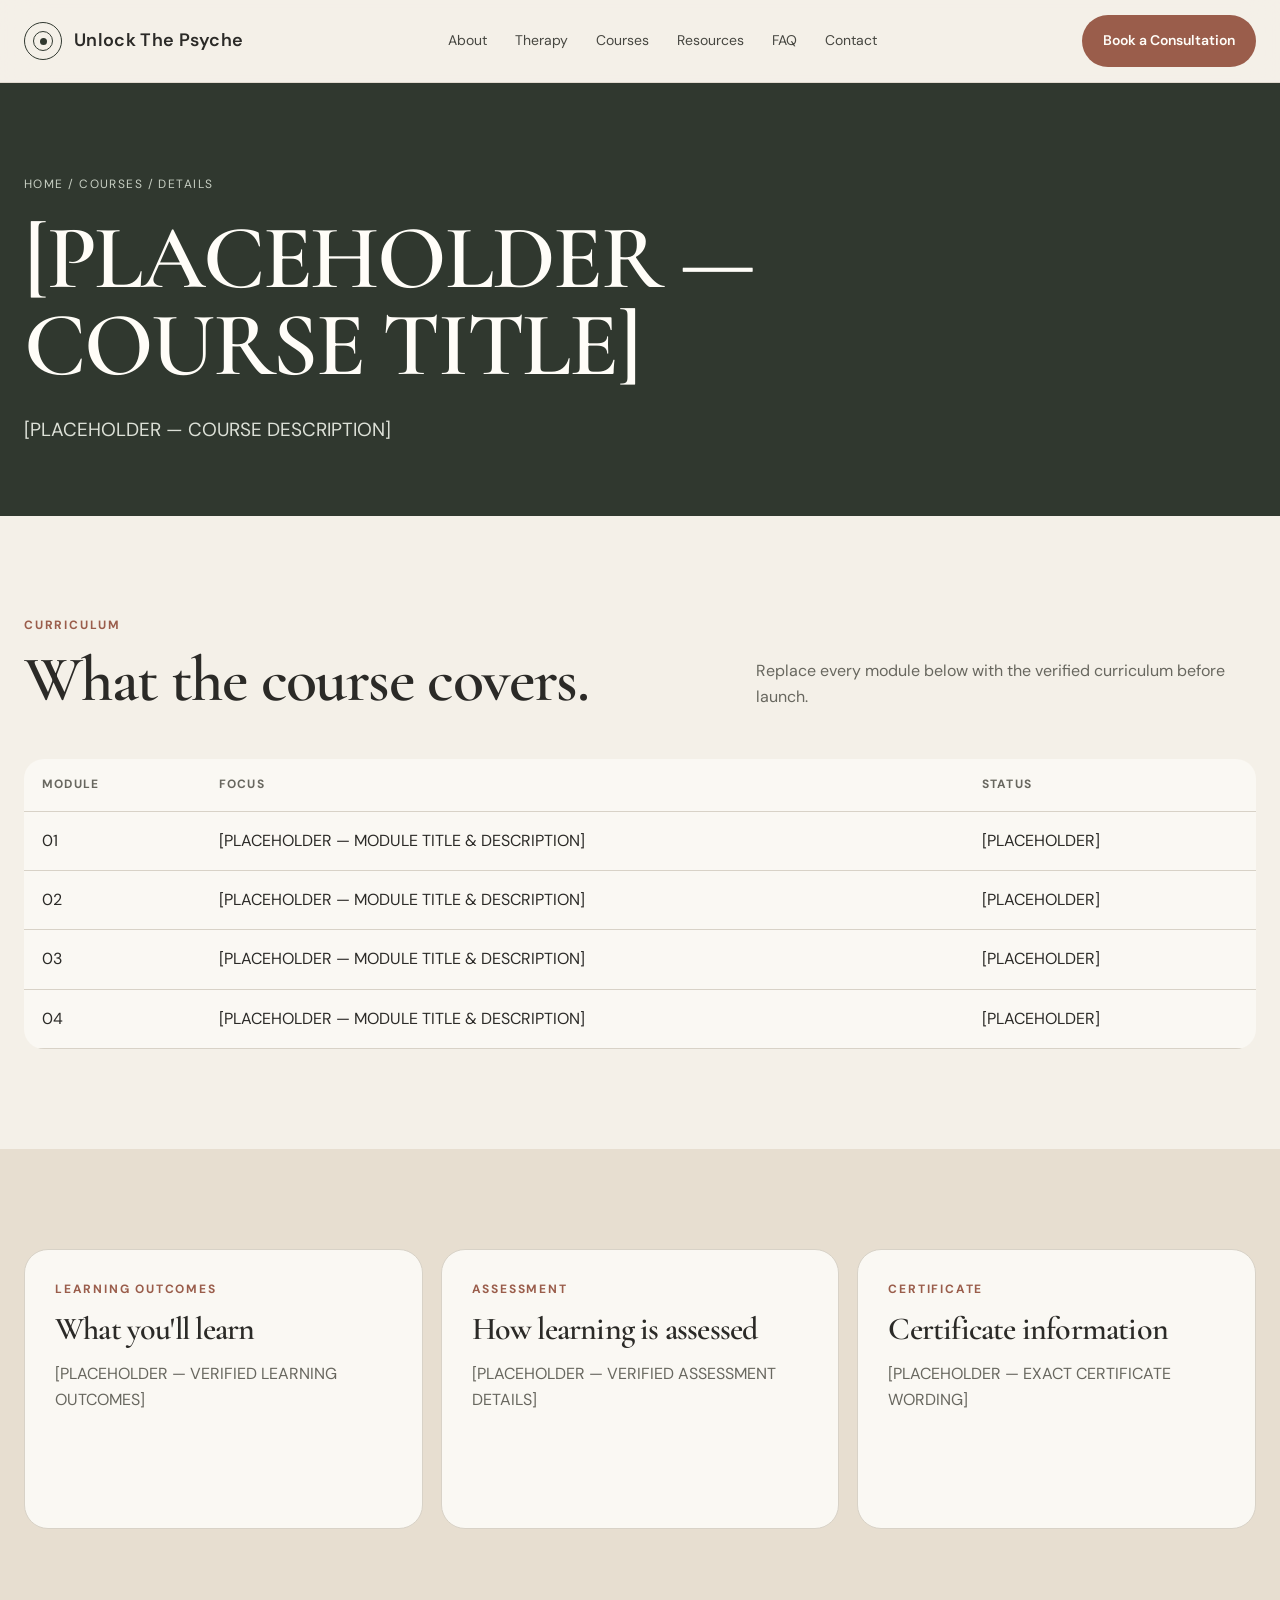
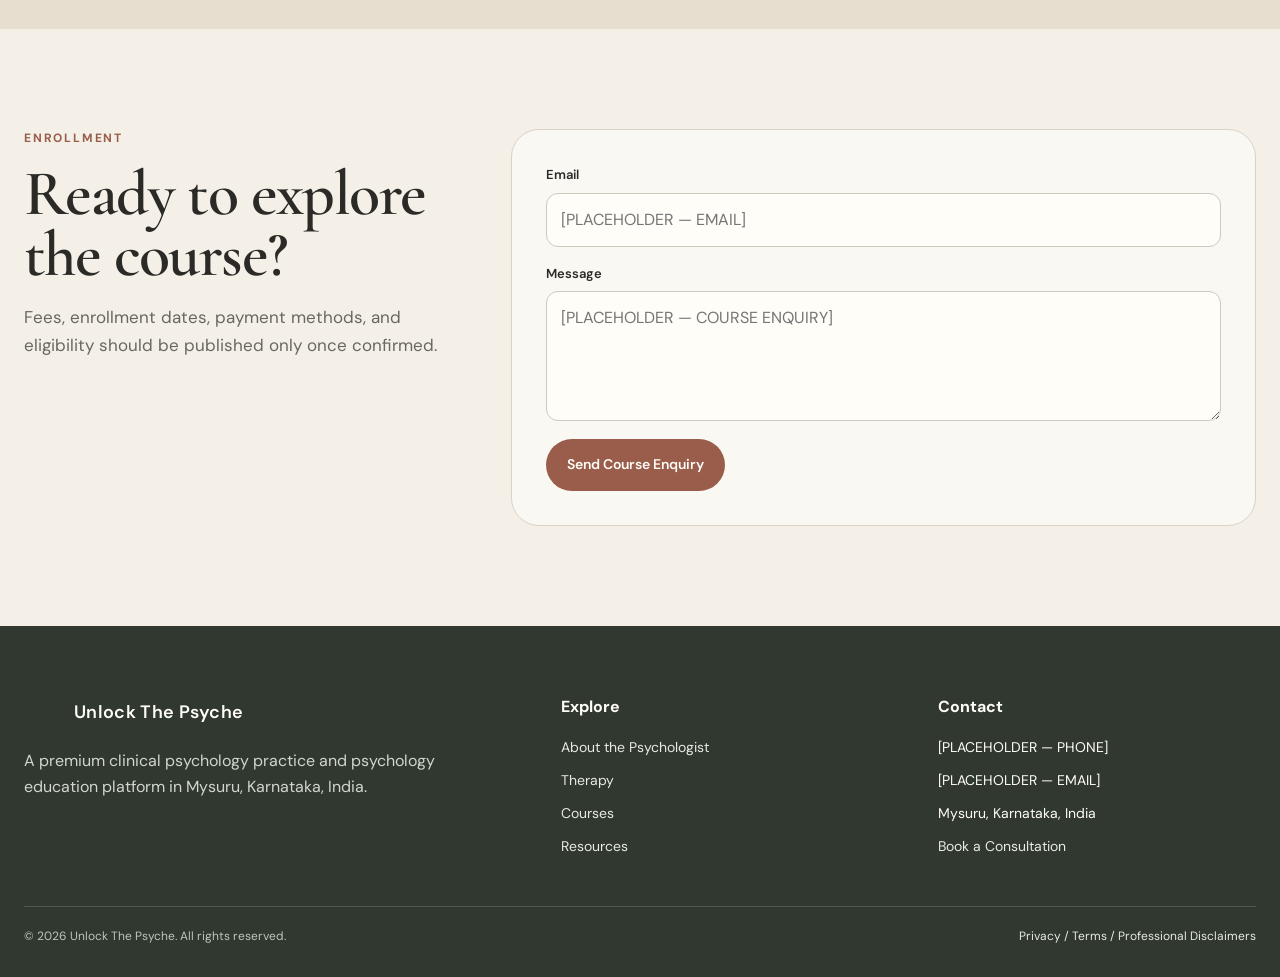
<file: course-details.html>
<!doctype html>
<html lang="en">
<head>
<meta charset="utf-8">
<meta name="viewport" content="width=device-width,initial-scale=1">
<title>Course Details | Unlock The Psyche</title>
<meta name="description" content="Course curriculum, learning outcomes, assessment, certification, and enrollment placeholders.">
<link rel="stylesheet" href="styles.css">
</head>
<body>

<a class="skip-link" href="#main">Skip to content</a>
<header class="site-header">
  <div class="container nav">
    <a class="brand" href="index.html" aria-label="Unlock The Psyche home">
      <span class="brand-mark" aria-hidden="true"></span><span class="brand-name">Unlock The Psyche</span>
    </a>
    <nav class="nav-links" aria-label="Primary navigation"><a href="about.html" class="">About</a><a href="therapy.html" class="">Therapy</a><a href="courses.html" class="active">Courses</a><a href="resources.html" class="">Resources</a><a href="faq.html" class="">FAQ</a><a href="contact.html" class="">Contact</a></nav>
    <a class="header-cta" href="book.html">Book a Consultation</a>
    <button class="menu-toggle" aria-label="Open menu"><span></span><span></span><span></span></button>
  </div>
</header>

<main id="main">
<section class="page-hero"><div class="container"><div class="breadcrumb">Home / Courses / Details</div><h1>[PLACEHOLDER — COURSE TITLE]</h1><p class="lede">[PLACEHOLDER — COURSE DESCRIPTION]</p></div></section>
<section class="section"><div class="container">
<div class="section-header reveal"><div><div class="kicker">Curriculum</div><h2>What the course covers.</h2></div><p>Replace every module below with the verified curriculum before launch.</p></div>
<table class="table reveal"><thead><tr><th>Module</th><th>Focus</th><th>Status</th></tr></thead><tbody>
<tr><td>01</td><td>[PLACEHOLDER — MODULE TITLE & DESCRIPTION]</td><td>[PLACEHOLDER]</td></tr>
<tr><td>02</td><td>[PLACEHOLDER — MODULE TITLE & DESCRIPTION]</td><td>[PLACEHOLDER]</td></tr>
<tr><td>03</td><td>[PLACEHOLDER — MODULE TITLE & DESCRIPTION]</td><td>[PLACEHOLDER]</td></tr>
<tr><td>04</td><td>[PLACEHOLDER — MODULE TITLE & DESCRIPTION]</td><td>[PLACEHOLDER]</td></tr>
</tbody></table>
</div></section>
<section class="section section-sand"><div class="container cards">
<article class="card reveal"><div class="kicker">Learning outcomes</div><h3>What you'll learn</h3><p>[PLACEHOLDER — VERIFIED LEARNING OUTCOMES]</p></article>
<article class="card reveal"><div class="kicker">Assessment</div><h3>How learning is assessed</h3><p>[PLACEHOLDER — VERIFIED ASSESSMENT DETAILS]</p></article>
<article class="card reveal"><div class="kicker">Certificate</div><h3>Certificate information</h3><p>[PLACEHOLDER — EXACT CERTIFICATE WORDING]</p></article>
</div></section>
<section class="section"><div class="container form-shell"><div class="editorial-copy reveal"><div class="kicker">Enrollment</div><h2>Ready to explore the course?</h2><p>Fees, enrollment dates, payment methods, and eligibility should be published only once confirmed.</p></div><div class="form-card reveal"><div class="field"><label for="course-email">Email</label><input id="course-email" placeholder="[PLACEHOLDER — EMAIL]" type="email"></div><div class="field" style="margin-top:16px"><label for="course-note">Message</label><textarea id="course-note" placeholder="[PLACEHOLDER — COURSE ENQUIRY]"></textarea></div><div style="margin-top:18px"><a class="button button-primary" href="contact.html">Send Course Enquiry</a></div></div></div></section>
</main>

<footer class="footer">
  <div class="container">
    <div class="footer-grid">
      <div>
        <div class="brand"><span class="brand-mark" aria-hidden="true"></span><span class="brand-name">Unlock The Psyche</span></div>
        <p>A premium clinical psychology practice and psychology education platform in Mysuru, Karnataka, India.</p>
      </div>
      <div>
        <strong>Explore</strong>
        <div class="footer-links" style="margin-top:16px">
          <a href="about.html">About the Psychologist</a><a href="therapy.html">Therapy</a><a href="courses.html">Courses</a><a href="resources.html">Resources</a>
        </div>
      </div>
      <div>
        <strong>Contact</strong>
        <div class="footer-links" style="margin-top:16px">
          <span>[PLACEHOLDER — PHONE]</span><span>[PLACEHOLDER — EMAIL]</span><span>Mysuru, Karnataka, India</span><a href="book.html">Book a Consultation</a>
        </div>
      </div>
    </div>
    <div class="footer-bottom">
      <span>© 2026 Unlock The Psyche. All rights reserved.</span>
      <span><a href="privacy.html">Privacy / Terms / Professional Disclaimers</a></span>
    </div>
  </div>
</footer>

<script src="script.js"></script>
</body>
</html>
</file>
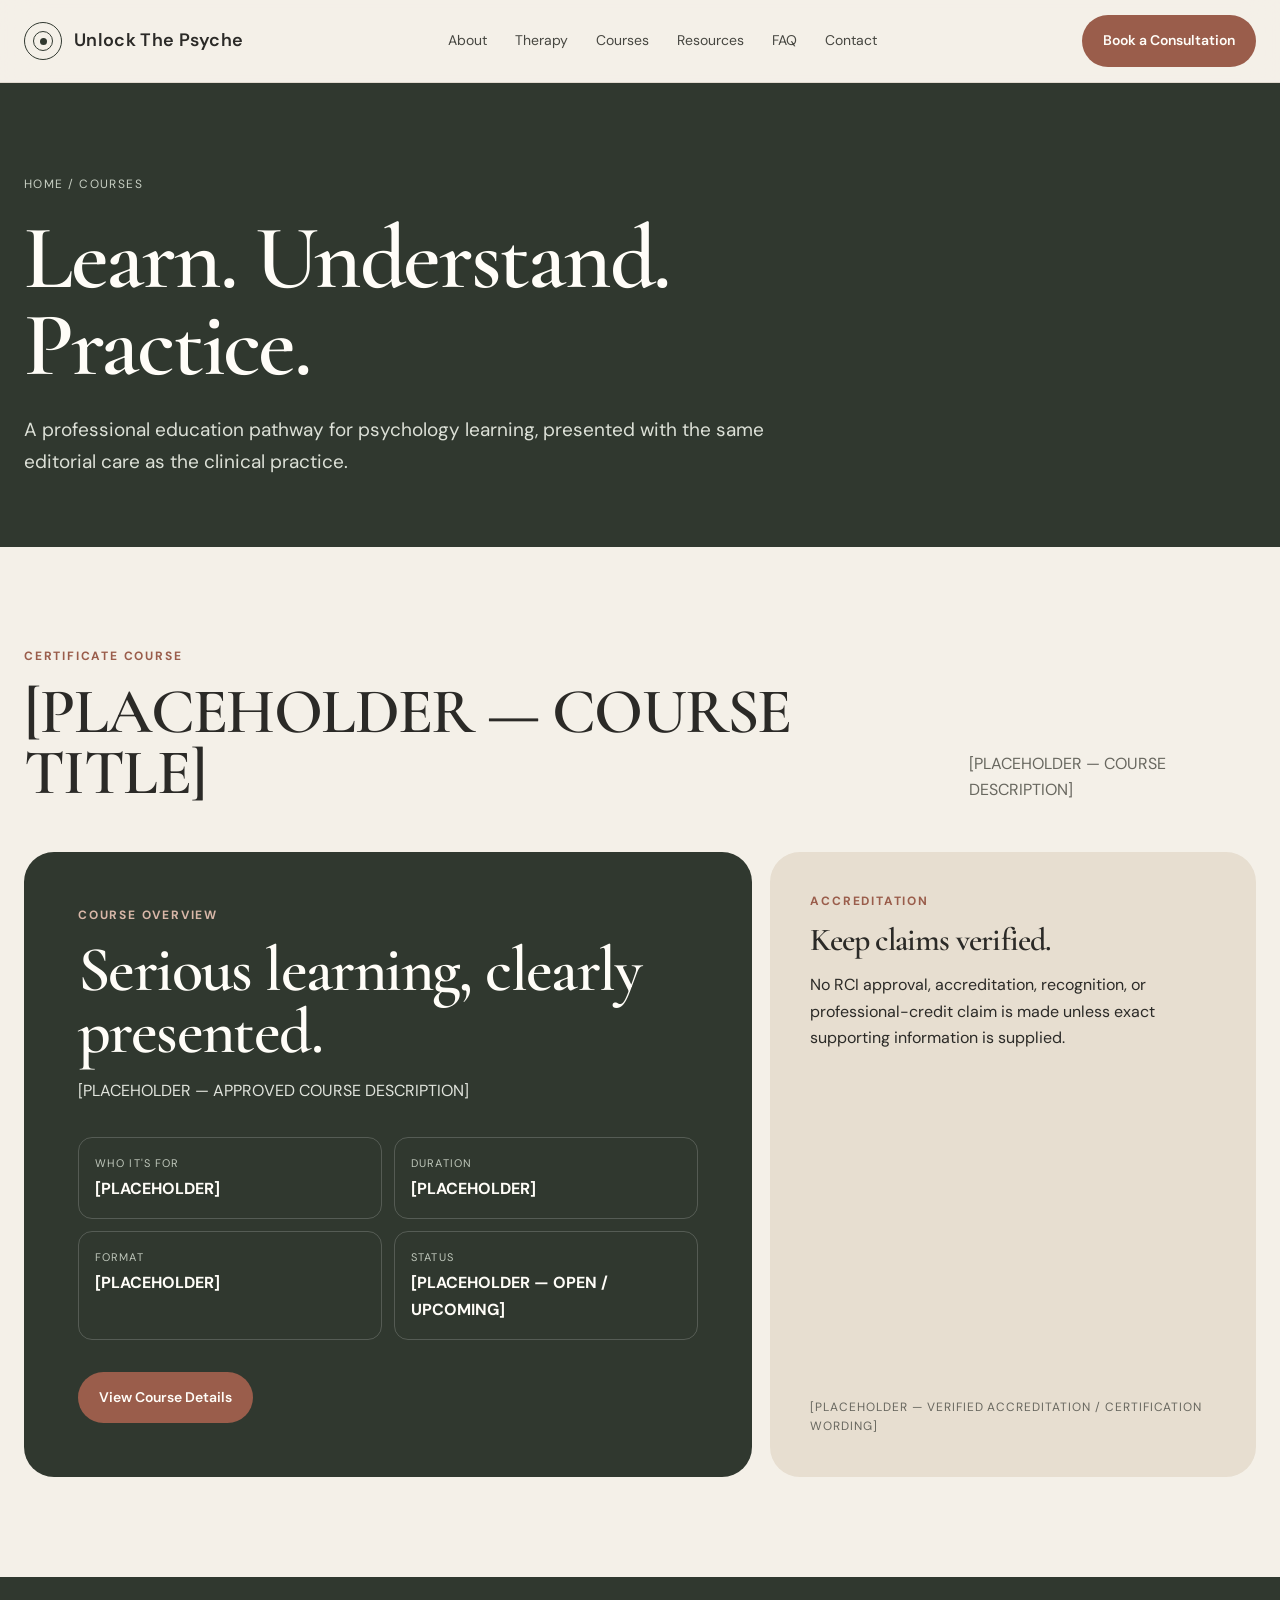
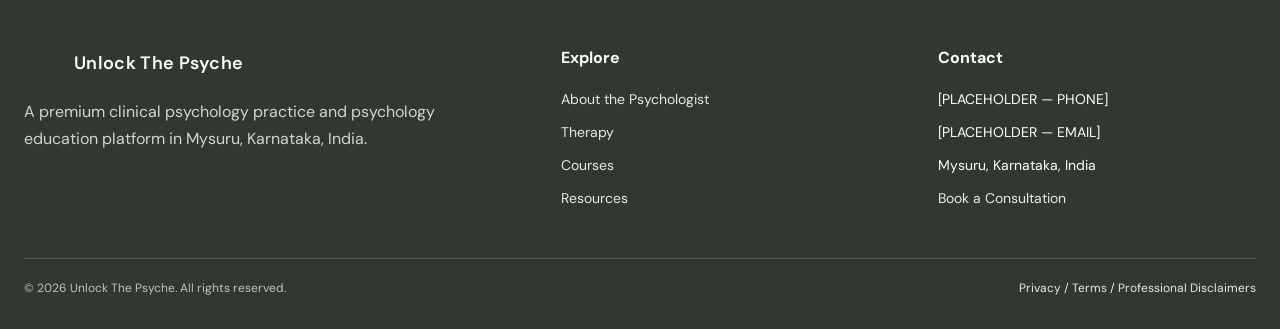
<file: courses.html>
<!doctype html>
<html lang="en">
<head>
<meta charset="utf-8">
<meta name="viewport" content="width=device-width,initial-scale=1">
<title>Certificate Course | Unlock The Psyche</title>
<meta name="description" content="Explore the psychology certificate course pathway at Unlock The Psyche.">
<link rel="stylesheet" href="styles.css">
</head>
<body>

<a class="skip-link" href="#main">Skip to content</a>
<header class="site-header">
  <div class="container nav">
    <a class="brand" href="index.html" aria-label="Unlock The Psyche home">
      <span class="brand-mark" aria-hidden="true"></span><span class="brand-name">Unlock The Psyche</span>
    </a>
    <nav class="nav-links" aria-label="Primary navigation"><a href="about.html" class="">About</a><a href="therapy.html" class="">Therapy</a><a href="courses.html" class="active">Courses</a><a href="resources.html" class="">Resources</a><a href="faq.html" class="">FAQ</a><a href="contact.html" class="">Contact</a></nav>
    <a class="header-cta" href="book.html">Book a Consultation</a>
    <button class="menu-toggle" aria-label="Open menu"><span></span><span></span><span></span></button>
  </div>
</header>

<main id="main">
<section class="page-hero"><div class="container"><div class="breadcrumb">Home / Courses</div><h1>Learn. Understand. Practice.</h1><p class="lede">A professional education pathway for psychology learning, presented with the same editorial care as the clinical practice.</p></div></section>
<section class="section"><div class="container"><div class="section-header reveal"><div><div class="kicker">Certificate course</div><h2>[PLACEHOLDER — COURSE TITLE]</h2></div><p>[PLACEHOLDER — COURSE DESCRIPTION]</p></div>
<div class="course-feature">
<div class="course-panel reveal"><div class="kicker" style="color:#D8B7A8">Course overview</div><h2>Serious learning, clearly presented.</h2><p>[PLACEHOLDER — APPROVED COURSE DESCRIPTION]</p><div class="course-meta">
<div class="meta"><span>Who it's for</span><strong>[PLACEHOLDER]</strong></div><div class="meta"><span>Duration</span><strong>[PLACEHOLDER]</strong></div>
<div class="meta"><span>Format</span><strong>[PLACEHOLDER]</strong></div><div class="meta"><span>Status</span><strong>[PLACEHOLDER — OPEN / UPCOMING]</strong></div>
</div><a class="button button-primary" href="course-details.html">View Course Details</a></div>
<div class="course-side reveal"><div><div class="kicker">Accreditation</div><h3>Keep claims verified.</h3><p>No RCI approval, accreditation, recognition, or professional-credit claim is made unless exact supporting information is supplied.</p></div><span class="placeholder-note">[PLACEHOLDER — VERIFIED ACCREDITATION / CERTIFICATION WORDING]</span></div>
</div></div></section>
</main>

<footer class="footer">
  <div class="container">
    <div class="footer-grid">
      <div>
        <div class="brand"><span class="brand-mark" aria-hidden="true"></span><span class="brand-name">Unlock The Psyche</span></div>
        <p>A premium clinical psychology practice and psychology education platform in Mysuru, Karnataka, India.</p>
      </div>
      <div>
        <strong>Explore</strong>
        <div class="footer-links" style="margin-top:16px">
          <a href="about.html">About the Psychologist</a><a href="therapy.html">Therapy</a><a href="courses.html">Courses</a><a href="resources.html">Resources</a>
        </div>
      </div>
      <div>
        <strong>Contact</strong>
        <div class="footer-links" style="margin-top:16px">
          <span>[PLACEHOLDER — PHONE]</span><span>[PLACEHOLDER — EMAIL]</span><span>Mysuru, Karnataka, India</span><a href="book.html">Book a Consultation</a>
        </div>
      </div>
    </div>
    <div class="footer-bottom">
      <span>© 2026 Unlock The Psyche. All rights reserved.</span>
      <span><a href="privacy.html">Privacy / Terms / Professional Disclaimers</a></span>
    </div>
  </div>
</footer>

<script src="script.js"></script>
</body>
</html>
</file>
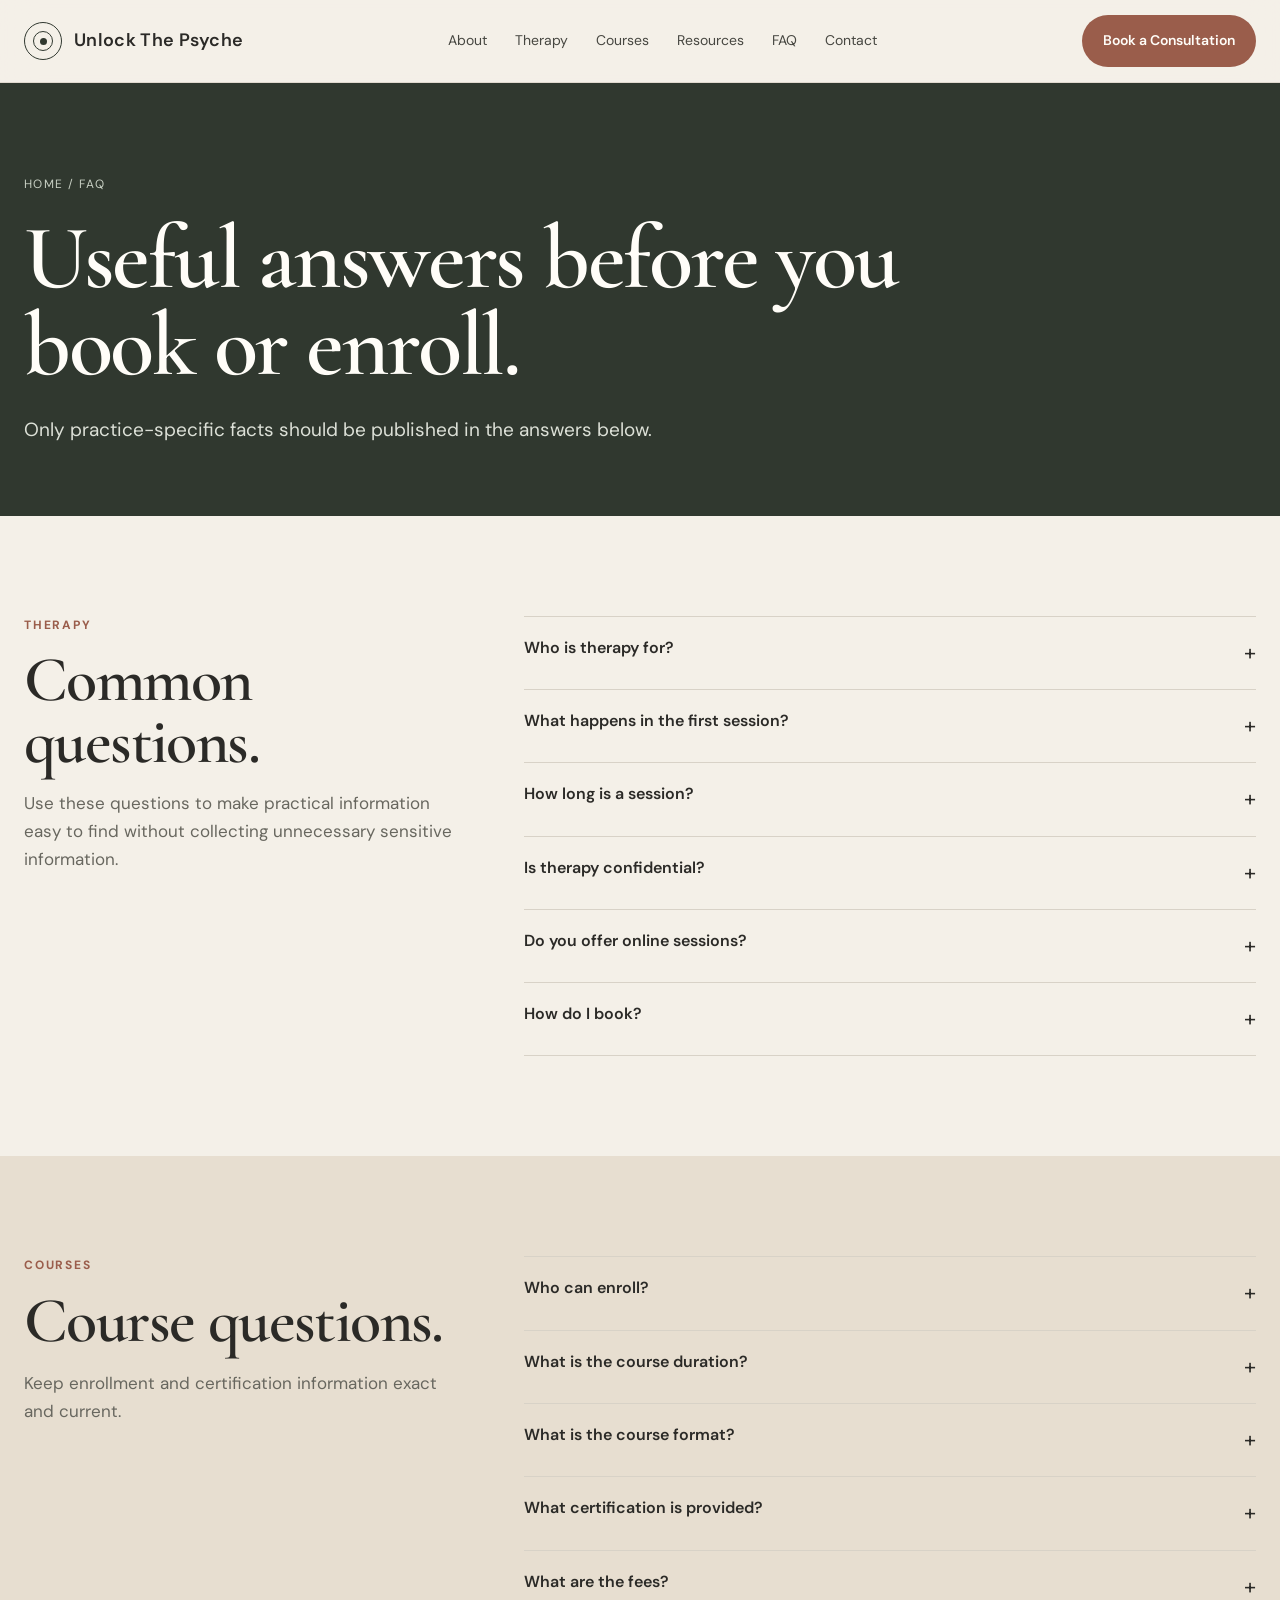
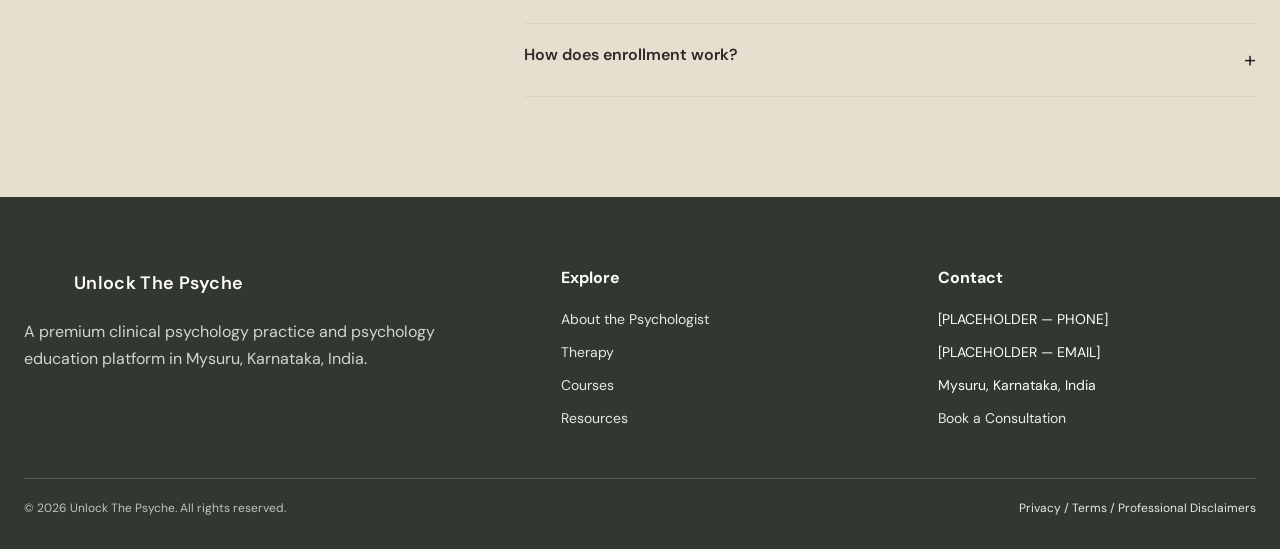
<file: faq.html>
<!doctype html>
<html lang="en">
<head>
<meta charset="utf-8">
<meta name="viewport" content="width=device-width,initial-scale=1">
<title>FAQ | Unlock The Psyche</title>
<meta name="description" content="Frequently asked questions about therapy and psychology courses at Unlock The Psyche.">
<link rel="stylesheet" href="styles.css">
</head>
<body>

<a class="skip-link" href="#main">Skip to content</a>
<header class="site-header">
  <div class="container nav">
    <a class="brand" href="index.html" aria-label="Unlock The Psyche home">
      <span class="brand-mark" aria-hidden="true"></span><span class="brand-name">Unlock The Psyche</span>
    </a>
    <nav class="nav-links" aria-label="Primary navigation"><a href="about.html" class="">About</a><a href="therapy.html" class="">Therapy</a><a href="courses.html" class="">Courses</a><a href="resources.html" class="">Resources</a><a href="faq.html" class="active">FAQ</a><a href="contact.html" class="">Contact</a></nav>
    <a class="header-cta" href="book.html">Book a Consultation</a>
    <button class="menu-toggle" aria-label="Open menu"><span></span><span></span><span></span></button>
  </div>
</header>

<main id="main">
<section class="page-hero"><div class="container"><div class="breadcrumb">Home / FAQ</div><h1>Useful answers before you book or enroll.</h1><p class="lede">Only practice-specific facts should be published in the answers below.</p></div></section>
<section class="section"><div class="container faq">
<div class="editorial-copy reveal"><div class="kicker">Therapy</div><h2>Common questions.</h2><p>Use these questions to make practical information easy to find without collecting unnecessary sensitive information.</p></div>
<div class="faq-list reveal">
<details><summary>Who is therapy for?</summary><p>[PLACEHOLDER — PRACTICE-SPECIFIC ANSWER]</p></details>
<details><summary>What happens in the first session?</summary><p>[PLACEHOLDER — PRACTICE-SPECIFIC ANSWER]</p></details>
<details><summary>How long is a session?</summary><p>[PLACEHOLDER — SESSION LENGTH]</p></details>
<details><summary>Is therapy confidential?</summary><p>[PLACEHOLDER — CONFIRMED CONFIDENTIALITY INFORMATION AND LIMITATIONS]</p></details>
<details><summary>Do you offer online sessions?</summary><p>[PLACEHOLDER — ONLINE AVAILABILITY]</p></details>
<details><summary>How do I book?</summary><p>Use the Book a Consultation page or the contact details supplied by the practice.</p></details>
</div></div></section>
<section class="section section-sand"><div class="container faq">
<div class="editorial-copy reveal"><div class="kicker">Courses</div><h2>Course questions.</h2><p>Keep enrollment and certification information exact and current.</p></div>
<div class="faq-list reveal">
<details><summary>Who can enroll?</summary><p>[PLACEHOLDER — ELIGIBILITY]</p></details>
<details><summary>What is the course duration?</summary><p>[PLACEHOLDER — DURATION]</p></details>
<details><summary>What is the course format?</summary><p>[PLACEHOLDER — FORMAT]</p></details>
<details><summary>What certification is provided?</summary><p>[PLACEHOLDER — EXACT CERTIFICATE INFORMATION]</p></details>
<details><summary>What are the fees?</summary><p>[PLACEHOLDER — FEES]</p></details>
<details><summary>How does enrollment work?</summary><p>[PLACEHOLDER — ENROLLMENT PROCESS]</p></details>
</div></div></section>
</main>

<footer class="footer">
  <div class="container">
    <div class="footer-grid">
      <div>
        <div class="brand"><span class="brand-mark" aria-hidden="true"></span><span class="brand-name">Unlock The Psyche</span></div>
        <p>A premium clinical psychology practice and psychology education platform in Mysuru, Karnataka, India.</p>
      </div>
      <div>
        <strong>Explore</strong>
        <div class="footer-links" style="margin-top:16px">
          <a href="about.html">About the Psychologist</a><a href="therapy.html">Therapy</a><a href="courses.html">Courses</a><a href="resources.html">Resources</a>
        </div>
      </div>
      <div>
        <strong>Contact</strong>
        <div class="footer-links" style="margin-top:16px">
          <span>[PLACEHOLDER — PHONE]</span><span>[PLACEHOLDER — EMAIL]</span><span>Mysuru, Karnataka, India</span><a href="book.html">Book a Consultation</a>
        </div>
      </div>
    </div>
    <div class="footer-bottom">
      <span>© 2026 Unlock The Psyche. All rights reserved.</span>
      <span><a href="privacy.html">Privacy / Terms / Professional Disclaimers</a></span>
    </div>
  </div>
</footer>

<script src="script.js"></script>
</body>
</html>
</file>
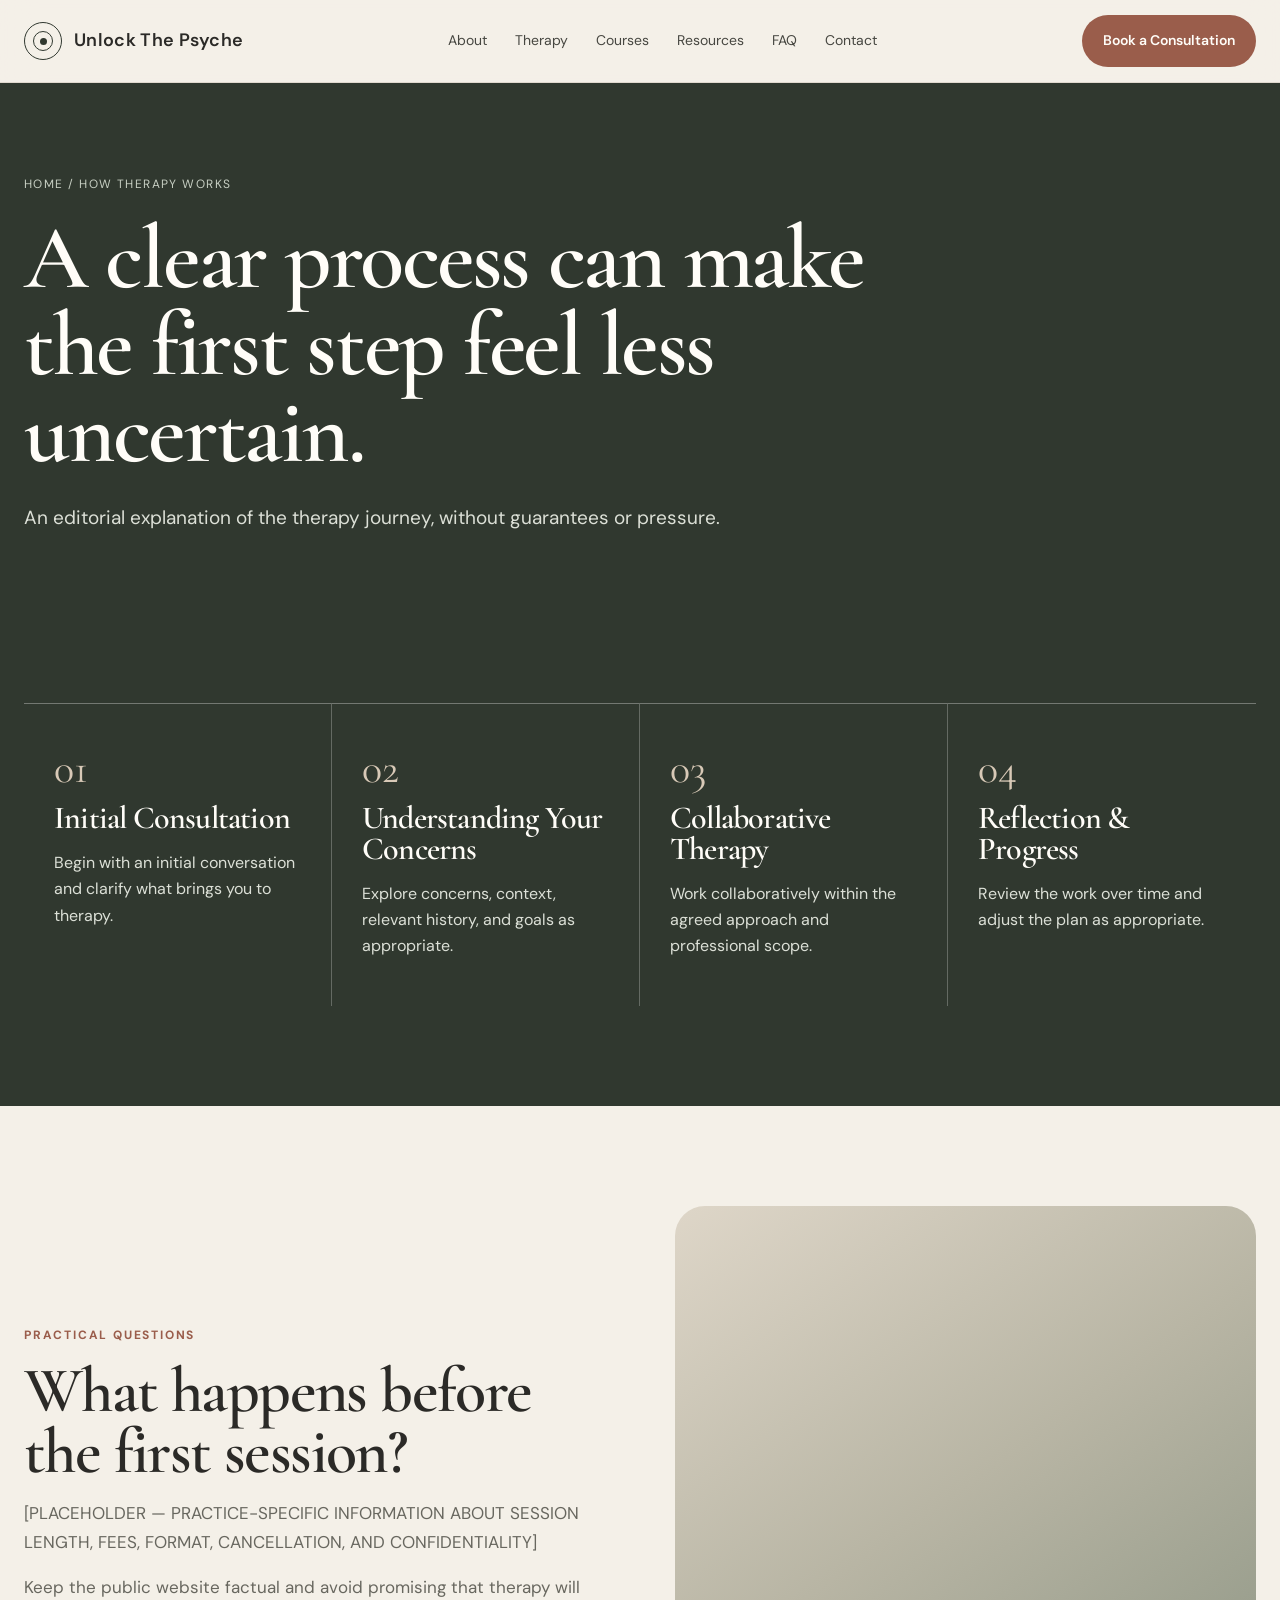
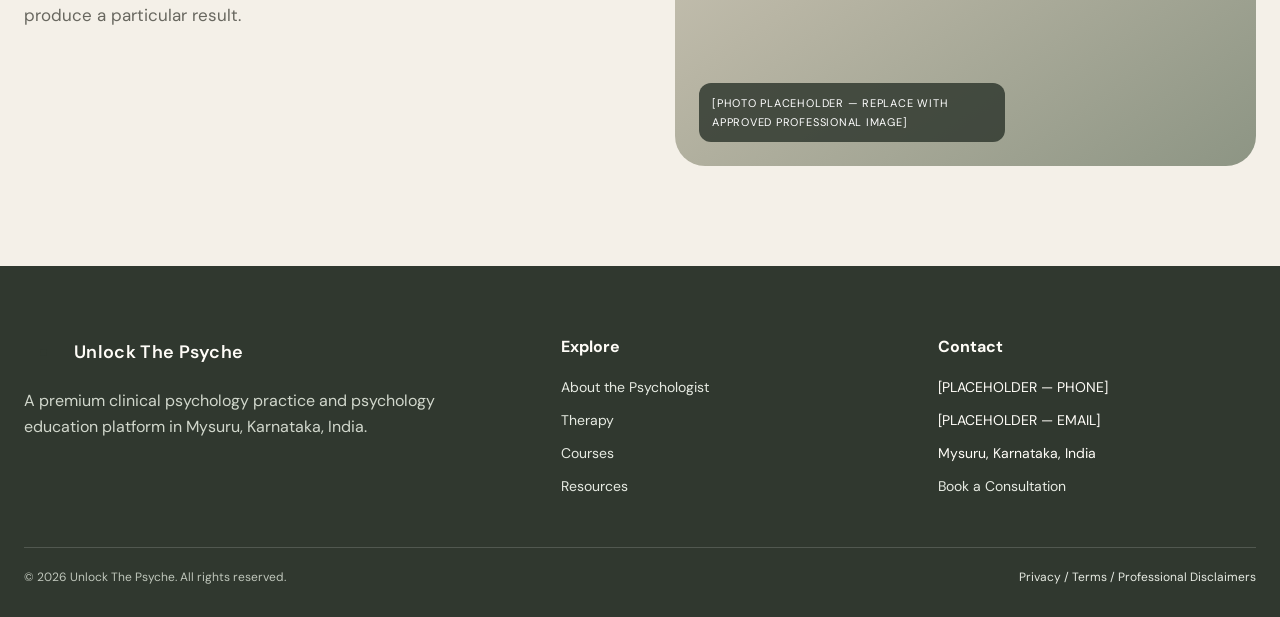
<file: how-therapy-works.html>
<!doctype html>
<html lang="en">
<head>
<meta charset="utf-8">
<meta name="viewport" content="width=device-width,initial-scale=1">
<title>How Therapy Works | Unlock The Psyche</title>
<meta name="description" content="Understand the therapy process at Unlock The Psyche.">
<link rel="stylesheet" href="styles.css">
</head>
<body>

<a class="skip-link" href="#main">Skip to content</a>
<header class="site-header">
  <div class="container nav">
    <a class="brand" href="index.html" aria-label="Unlock The Psyche home">
      <span class="brand-mark" aria-hidden="true"></span><span class="brand-name">Unlock The Psyche</span>
    </a>
    <nav class="nav-links" aria-label="Primary navigation"><a href="about.html" class="">About</a><a href="therapy.html" class="active">Therapy</a><a href="courses.html" class="">Courses</a><a href="resources.html" class="">Resources</a><a href="faq.html" class="">FAQ</a><a href="contact.html" class="">Contact</a></nav>
    <a class="header-cta" href="book.html">Book a Consultation</a>
    <button class="menu-toggle" aria-label="Open menu"><span></span><span></span><span></span></button>
  </div>
</header>

<main id="main">
<section class="page-hero"><div class="container"><div class="breadcrumb">Home / How Therapy Works</div><h1>A clear process can make the first step feel less uncertain.</h1><p class="lede">An editorial explanation of the therapy journey, without guarantees or pressure.</p></div></section>
<section class="section section-dark"><div class="container"><div class="process">
<div class="process-step reveal"><div class="num">01</div><h3>Initial Consultation</h3><p>Begin with an initial conversation and clarify what brings you to therapy.</p></div>
<div class="process-step reveal"><div class="num">02</div><h3>Understanding Your Concerns</h3><p>Explore concerns, context, relevant history, and goals as appropriate.</p></div>
<div class="process-step reveal"><div class="num">03</div><h3>Collaborative Therapy</h3><p>Work collaboratively within the agreed approach and professional scope.</p></div>
<div class="process-step reveal"><div class="num">04</div><h3>Reflection & Progress</h3><p>Review the work over time and adjust the plan as appropriate.</p></div>
</div></div></section>
<section class="section"><div class="container split"><div class="editorial-copy reveal"><div class="kicker">Practical questions</div><h2>What happens before the first session?</h2><p>[PLACEHOLDER — PRACTICE-SPECIFIC INFORMATION ABOUT SESSION LENGTH, FEES, FORMAT, CANCELLATION, AND CONFIDENTIALITY]</p><p>Keep the public website factual and avoid promising that therapy will produce a particular result.</p></div><div class="photo-card reveal" role="img" aria-label="Quiet consultation room placeholder"></div></div></section>
</main>

<footer class="footer">
  <div class="container">
    <div class="footer-grid">
      <div>
        <div class="brand"><span class="brand-mark" aria-hidden="true"></span><span class="brand-name">Unlock The Psyche</span></div>
        <p>A premium clinical psychology practice and psychology education platform in Mysuru, Karnataka, India.</p>
      </div>
      <div>
        <strong>Explore</strong>
        <div class="footer-links" style="margin-top:16px">
          <a href="about.html">About the Psychologist</a><a href="therapy.html">Therapy</a><a href="courses.html">Courses</a><a href="resources.html">Resources</a>
        </div>
      </div>
      <div>
        <strong>Contact</strong>
        <div class="footer-links" style="margin-top:16px">
          <span>[PLACEHOLDER — PHONE]</span><span>[PLACEHOLDER — EMAIL]</span><span>Mysuru, Karnataka, India</span><a href="book.html">Book a Consultation</a>
        </div>
      </div>
    </div>
    <div class="footer-bottom">
      <span>© 2026 Unlock The Psyche. All rights reserved.</span>
      <span><a href="privacy.html">Privacy / Terms / Professional Disclaimers</a></span>
    </div>
  </div>
</footer>

<script src="script.js"></script>
</body>
</html>
</file>
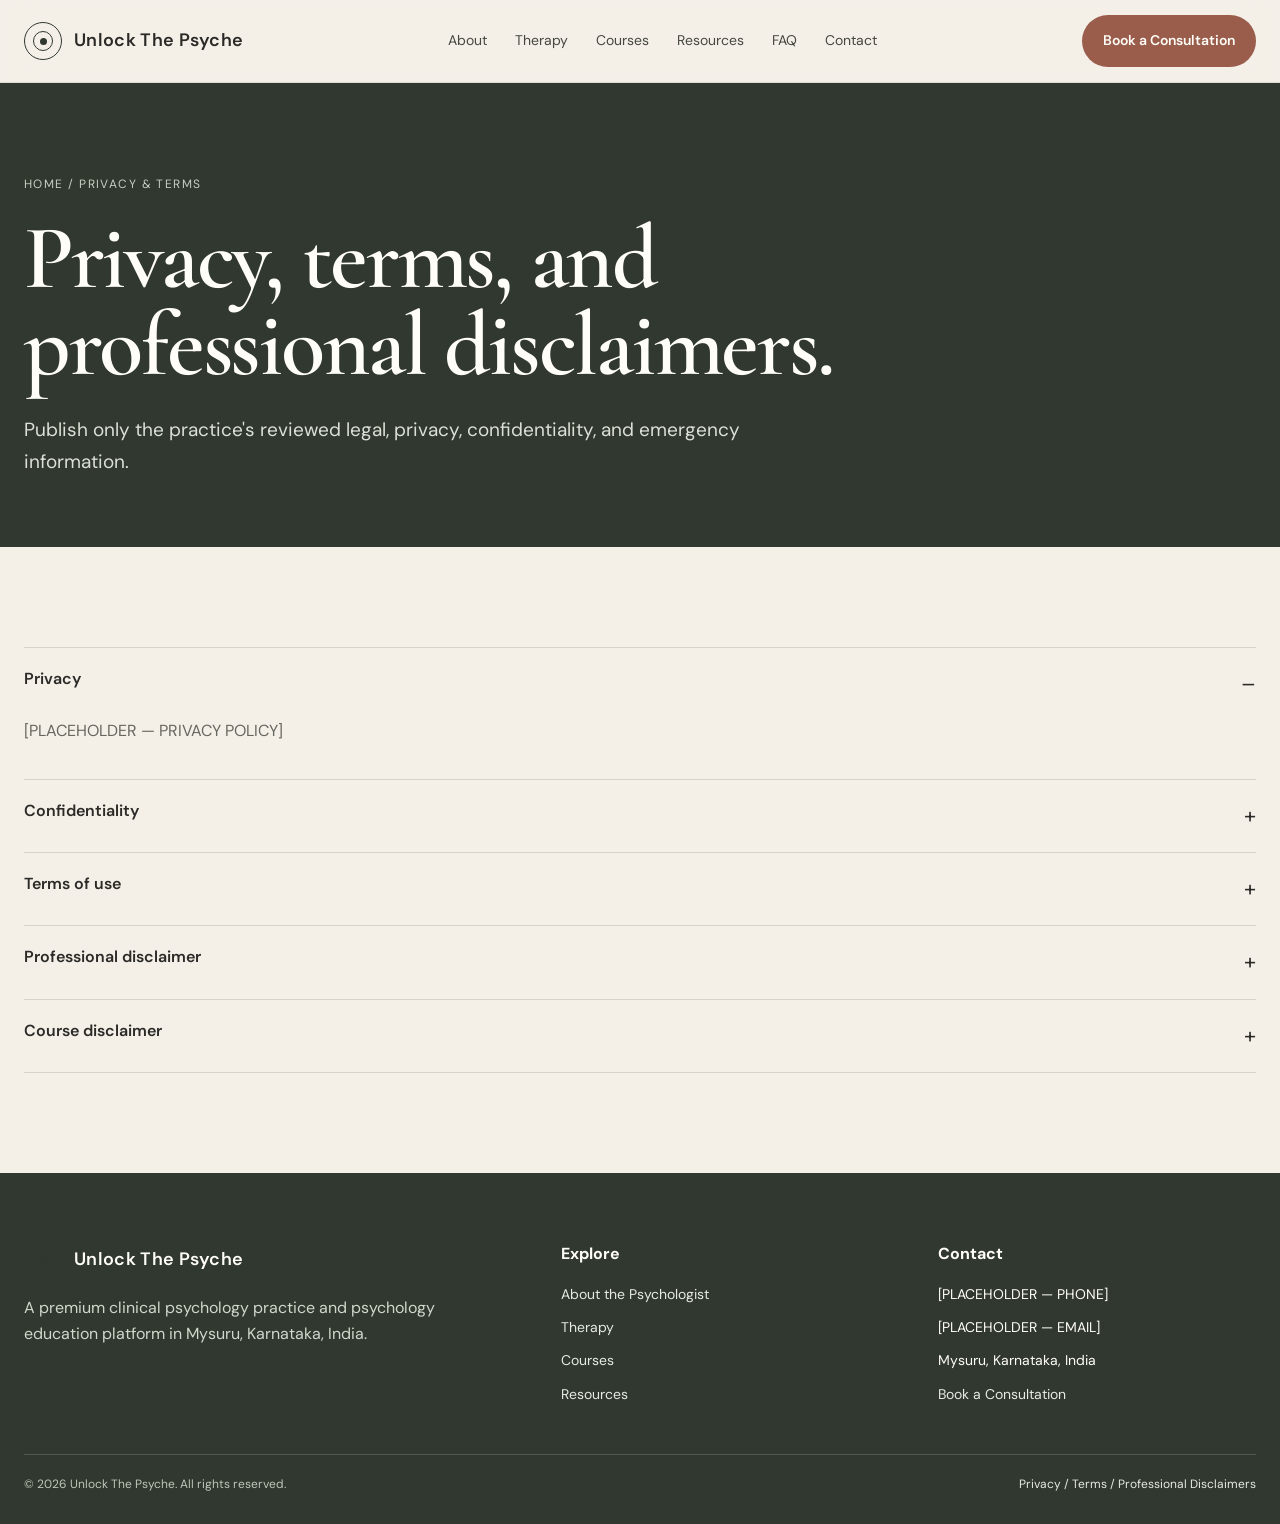
<file: privacy.html>
<!doctype html>
<html lang="en">
<head>
<meta charset="utf-8">
<meta name="viewport" content="width=device-width,initial-scale=1">
<title>Privacy / Terms / Disclaimers | Unlock The Psyche</title>
<meta name="description" content="Privacy, terms, confidentiality, and professional disclaimer placeholders.">
<link rel="stylesheet" href="styles.css">
</head>
<body>

<a class="skip-link" href="#main">Skip to content</a>
<header class="site-header">
  <div class="container nav">
    <a class="brand" href="index.html" aria-label="Unlock The Psyche home">
      <span class="brand-mark" aria-hidden="true"></span><span class="brand-name">Unlock The Psyche</span>
    </a>
    <nav class="nav-links" aria-label="Primary navigation"><a href="about.html" class="">About</a><a href="therapy.html" class="">Therapy</a><a href="courses.html" class="">Courses</a><a href="resources.html" class="">Resources</a><a href="faq.html" class="">FAQ</a><a href="contact.html" class="">Contact</a></nav>
    <a class="header-cta" href="book.html">Book a Consultation</a>
    <button class="menu-toggle" aria-label="Open menu"><span></span><span></span><span></span></button>
  </div>
</header>

<main id="main">
<section class="page-hero"><div class="container"><div class="breadcrumb">Home / Privacy & Terms</div><h1>Privacy, terms, and professional disclaimers.</h1><p class="lede">Publish only the practice's reviewed legal, privacy, confidentiality, and emergency information.</p></div></section>
<section class="section"><div class="container">
<div class="faq-list">
<details open><summary>Privacy</summary><p>[PLACEHOLDER — PRIVACY POLICY]</p></details>
<details><summary>Confidentiality</summary><p>[PLACEHOLDER — CONFIDENTIALITY POLICY AND LIMITATIONS]</p></details>
<details><summary>Terms of use</summary><p>[PLACEHOLDER — WEBSITE TERMS]</p></details>
<details><summary>Professional disclaimer</summary><p>This website provides general information about the practice and should not be used to make an emergency-care decision. Replace this text with the practice's reviewed disclaimer and emergency guidance.</p></details>
<details><summary>Course disclaimer</summary><p>[PLACEHOLDER — COURSE-SPECIFIC DISCLAIMER, CERTIFICATION AND ACCREDITATION WORDING]</p></details>
</div>
</div></section>
</main>

<footer class="footer">
  <div class="container">
    <div class="footer-grid">
      <div>
        <div class="brand"><span class="brand-mark" aria-hidden="true"></span><span class="brand-name">Unlock The Psyche</span></div>
        <p>A premium clinical psychology practice and psychology education platform in Mysuru, Karnataka, India.</p>
      </div>
      <div>
        <strong>Explore</strong>
        <div class="footer-links" style="margin-top:16px">
          <a href="about.html">About the Psychologist</a><a href="therapy.html">Therapy</a><a href="courses.html">Courses</a><a href="resources.html">Resources</a>
        </div>
      </div>
      <div>
        <strong>Contact</strong>
        <div class="footer-links" style="margin-top:16px">
          <span>[PLACEHOLDER — PHONE]</span><span>[PLACEHOLDER — EMAIL]</span><span>Mysuru, Karnataka, India</span><a href="book.html">Book a Consultation</a>
        </div>
      </div>
    </div>
    <div class="footer-bottom">
      <span>© 2026 Unlock The Psyche. All rights reserved.</span>
      <span><a href="privacy.html">Privacy / Terms / Professional Disclaimers</a></span>
    </div>
  </div>
</footer>

<script src="script.js"></script>
</body>
</html>
</file>
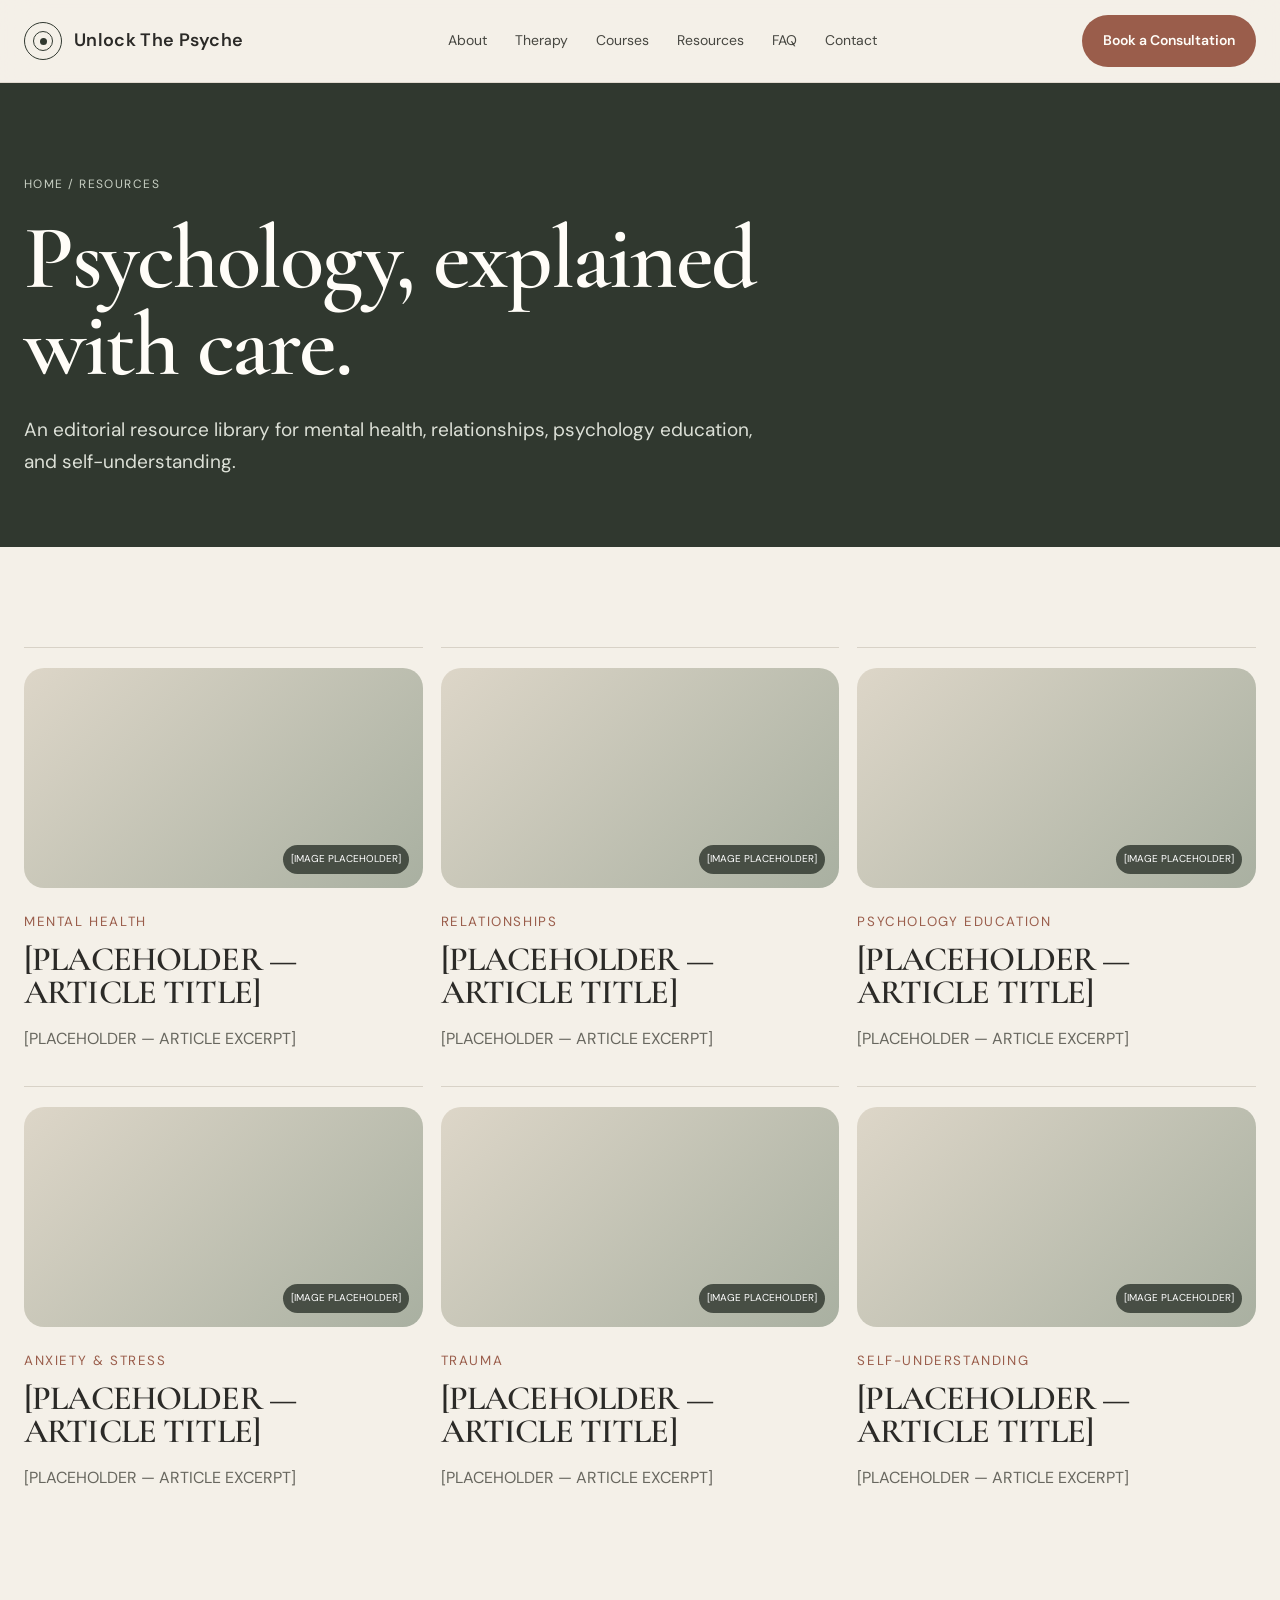
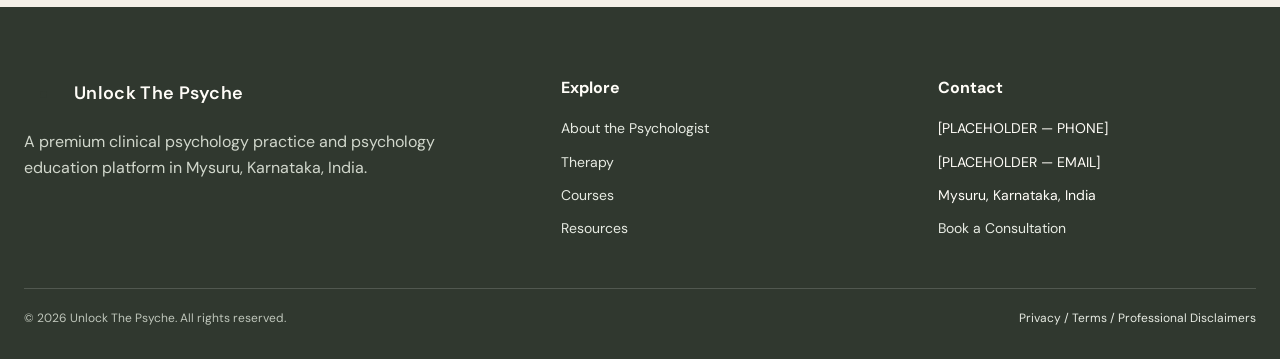
<file: resources.html>
<!doctype html>
<html lang="en">
<head>
<meta charset="utf-8">
<meta name="viewport" content="width=device-width,initial-scale=1">
<title>Resources | Unlock The Psyche</title>
<meta name="description" content="Psychology resources and editorial articles from Unlock The Psyche.">
<link rel="stylesheet" href="styles.css">
</head>
<body>

<a class="skip-link" href="#main">Skip to content</a>
<header class="site-header">
  <div class="container nav">
    <a class="brand" href="index.html" aria-label="Unlock The Psyche home">
      <span class="brand-mark" aria-hidden="true"></span><span class="brand-name">Unlock The Psyche</span>
    </a>
    <nav class="nav-links" aria-label="Primary navigation"><a href="about.html" class="">About</a><a href="therapy.html" class="">Therapy</a><a href="courses.html" class="">Courses</a><a href="resources.html" class="active">Resources</a><a href="faq.html" class="">FAQ</a><a href="contact.html" class="">Contact</a></nav>
    <a class="header-cta" href="book.html">Book a Consultation</a>
    <button class="menu-toggle" aria-label="Open menu"><span></span><span></span><span></span></button>
  </div>
</header>

<main id="main">
<section class="page-hero"><div class="container"><div class="breadcrumb">Home / Resources</div><h1>Psychology, explained with care.</h1><p class="lede">An editorial resource library for mental health, relationships, psychology education, and self-understanding.</p></div></section>
<section class="section"><div class="container"><div class="blog-grid">
<article class="article reveal"><div class="article-image"></div><small>Mental Health</small><h3>[PLACEHOLDER — ARTICLE TITLE]</h3><p>[PLACEHOLDER — ARTICLE EXCERPT]</p></article>
<article class="article reveal"><div class="article-image"></div><small>Relationships</small><h3>[PLACEHOLDER — ARTICLE TITLE]</h3><p>[PLACEHOLDER — ARTICLE EXCERPT]</p></article>
<article class="article reveal"><div class="article-image"></div><small>Psychology Education</small><h3>[PLACEHOLDER — ARTICLE TITLE]</h3><p>[PLACEHOLDER — ARTICLE EXCERPT]</p></article>
<article class="article reveal"><div class="article-image"></div><small>Anxiety & Stress</small><h3>[PLACEHOLDER — ARTICLE TITLE]</h3><p>[PLACEHOLDER — ARTICLE EXCERPT]</p></article>
<article class="article reveal"><div class="article-image"></div><small>Trauma</small><h3>[PLACEHOLDER — ARTICLE TITLE]</h3><p>[PLACEHOLDER — ARTICLE EXCERPT]</p></article>
<article class="article reveal"><div class="article-image"></div><small>Self-Understanding</small><h3>[PLACEHOLDER — ARTICLE TITLE]</h3><p>[PLACEHOLDER — ARTICLE EXCERPT]</p></article>
</div></div></section>
</main>

<footer class="footer">
  <div class="container">
    <div class="footer-grid">
      <div>
        <div class="brand"><span class="brand-mark" aria-hidden="true"></span><span class="brand-name">Unlock The Psyche</span></div>
        <p>A premium clinical psychology practice and psychology education platform in Mysuru, Karnataka, India.</p>
      </div>
      <div>
        <strong>Explore</strong>
        <div class="footer-links" style="margin-top:16px">
          <a href="about.html">About the Psychologist</a><a href="therapy.html">Therapy</a><a href="courses.html">Courses</a><a href="resources.html">Resources</a>
        </div>
      </div>
      <div>
        <strong>Contact</strong>
        <div class="footer-links" style="margin-top:16px">
          <span>[PLACEHOLDER — PHONE]</span><span>[PLACEHOLDER — EMAIL]</span><span>Mysuru, Karnataka, India</span><a href="book.html">Book a Consultation</a>
        </div>
      </div>
    </div>
    <div class="footer-bottom">
      <span>© 2026 Unlock The Psyche. All rights reserved.</span>
      <span><a href="privacy.html">Privacy / Terms / Professional Disclaimers</a></span>
    </div>
  </div>
</footer>

<script src="script.js"></script>
</body>
</html>
</file>
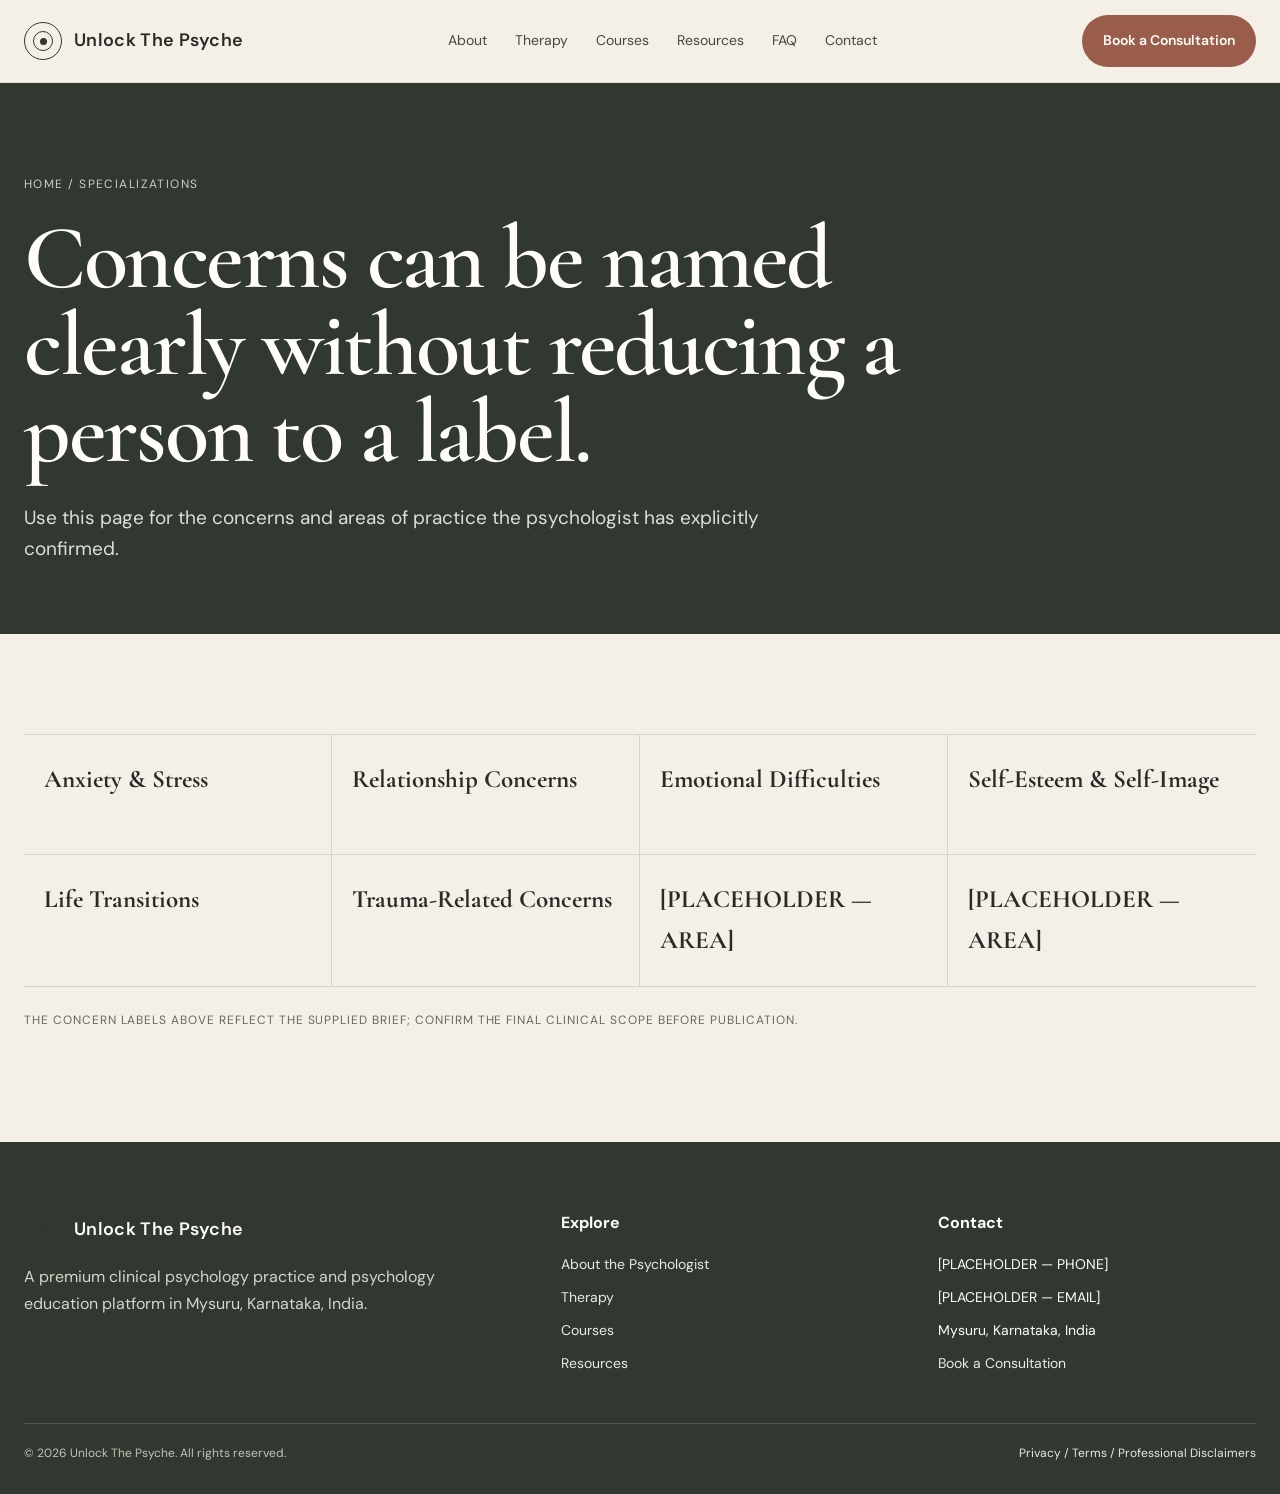
<file: specializations.html>
<!doctype html>
<html lang="en">
<head>
<meta charset="utf-8">
<meta name="viewport" content="width=device-width,initial-scale=1">
<title>Specializations / Concerns | Unlock The Psyche</title>
<meta name="description" content="Areas of concern and clinical scope for Unlock The Psyche.">
<link rel="stylesheet" href="styles.css">
</head>
<body>

<a class="skip-link" href="#main">Skip to content</a>
<header class="site-header">
  <div class="container nav">
    <a class="brand" href="index.html" aria-label="Unlock The Psyche home">
      <span class="brand-mark" aria-hidden="true"></span><span class="brand-name">Unlock The Psyche</span>
    </a>
    <nav class="nav-links" aria-label="Primary navigation"><a href="about.html" class="">About</a><a href="therapy.html" class="active">Therapy</a><a href="courses.html" class="">Courses</a><a href="resources.html" class="">Resources</a><a href="faq.html" class="">FAQ</a><a href="contact.html" class="">Contact</a></nav>
    <a class="header-cta" href="book.html">Book a Consultation</a>
    <button class="menu-toggle" aria-label="Open menu"><span></span><span></span><span></span></button>
  </div>
</header>

<main id="main">
<section class="page-hero"><div class="container"><div class="breadcrumb">Home / Specializations</div><h1>Concerns can be named clearly without reducing a person to a label.</h1><p class="lede">Use this page for the concerns and areas of practice the psychologist has explicitly confirmed.</p></div></section>
<section class="section"><div class="container">
<div class="concerns reveal">
  <div class="concern"><strong>Anxiety & Stress</strong></div>
  <div class="concern"><strong>Relationship Concerns</strong></div>
  <div class="concern"><strong>Emotional Difficulties</strong></div>
  <div class="concern"><strong>Self-Esteem & Self-Image</strong></div>
  <div class="concern"><strong>Life Transitions</strong></div>
  <div class="concern"><strong>Trauma-Related Concerns</strong></div>
  <div class="concern"><strong>[PLACEHOLDER — AREA]</strong></div>
  <div class="concern"><strong>[PLACEHOLDER — AREA]</strong></div>
</div>
<p class="placeholder-note" style="margin-top:24px">The concern labels above reflect the supplied brief; confirm the final clinical scope before publication.</p>
</div></section>
</main>

<footer class="footer">
  <div class="container">
    <div class="footer-grid">
      <div>
        <div class="brand"><span class="brand-mark" aria-hidden="true"></span><span class="brand-name">Unlock The Psyche</span></div>
        <p>A premium clinical psychology practice and psychology education platform in Mysuru, Karnataka, India.</p>
      </div>
      <div>
        <strong>Explore</strong>
        <div class="footer-links" style="margin-top:16px">
          <a href="about.html">About the Psychologist</a><a href="therapy.html">Therapy</a><a href="courses.html">Courses</a><a href="resources.html">Resources</a>
        </div>
      </div>
      <div>
        <strong>Contact</strong>
        <div class="footer-links" style="margin-top:16px">
          <span>[PLACEHOLDER — PHONE]</span><span>[PLACEHOLDER — EMAIL]</span><span>Mysuru, Karnataka, India</span><a href="book.html">Book a Consultation</a>
        </div>
      </div>
    </div>
    <div class="footer-bottom">
      <span>© 2026 Unlock The Psyche. All rights reserved.</span>
      <span><a href="privacy.html">Privacy / Terms / Professional Disclaimers</a></span>
    </div>
  </div>
</footer>

<script src="script.js"></script>
</body>
</html>
</file>
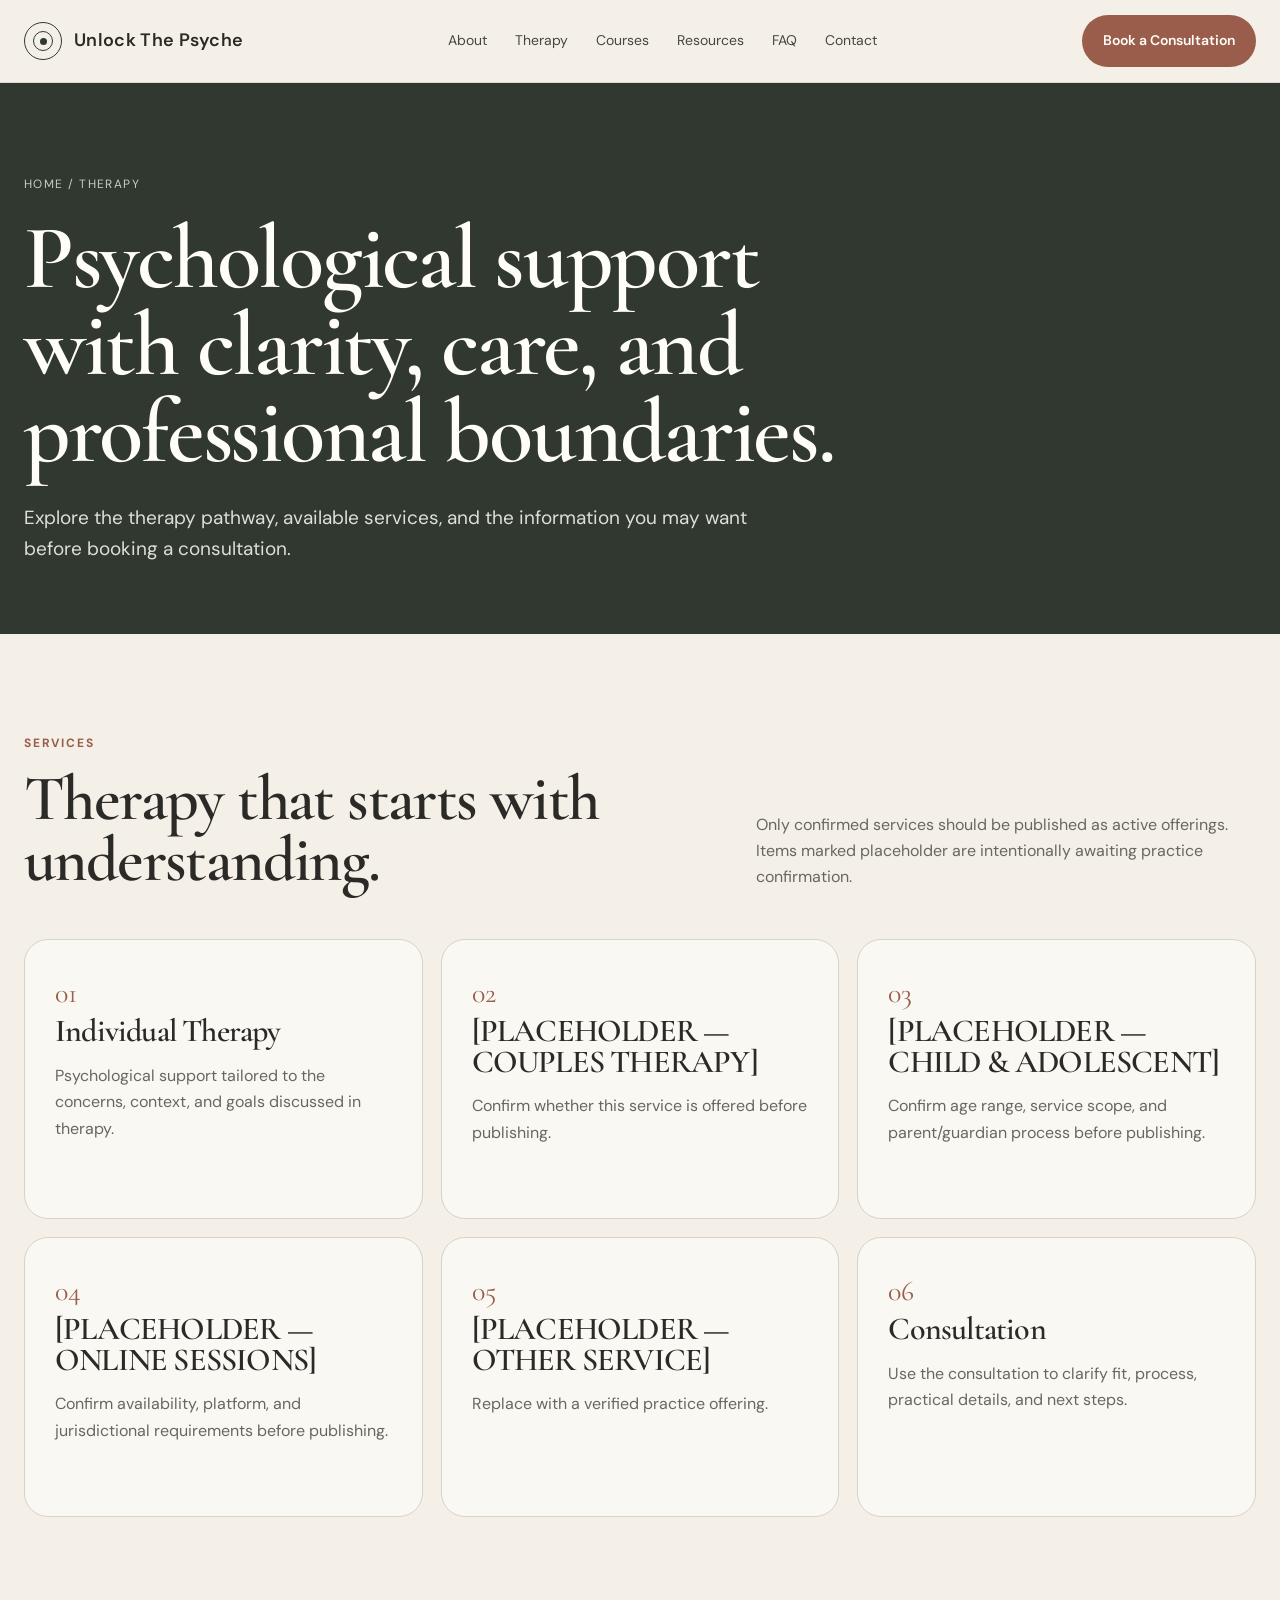
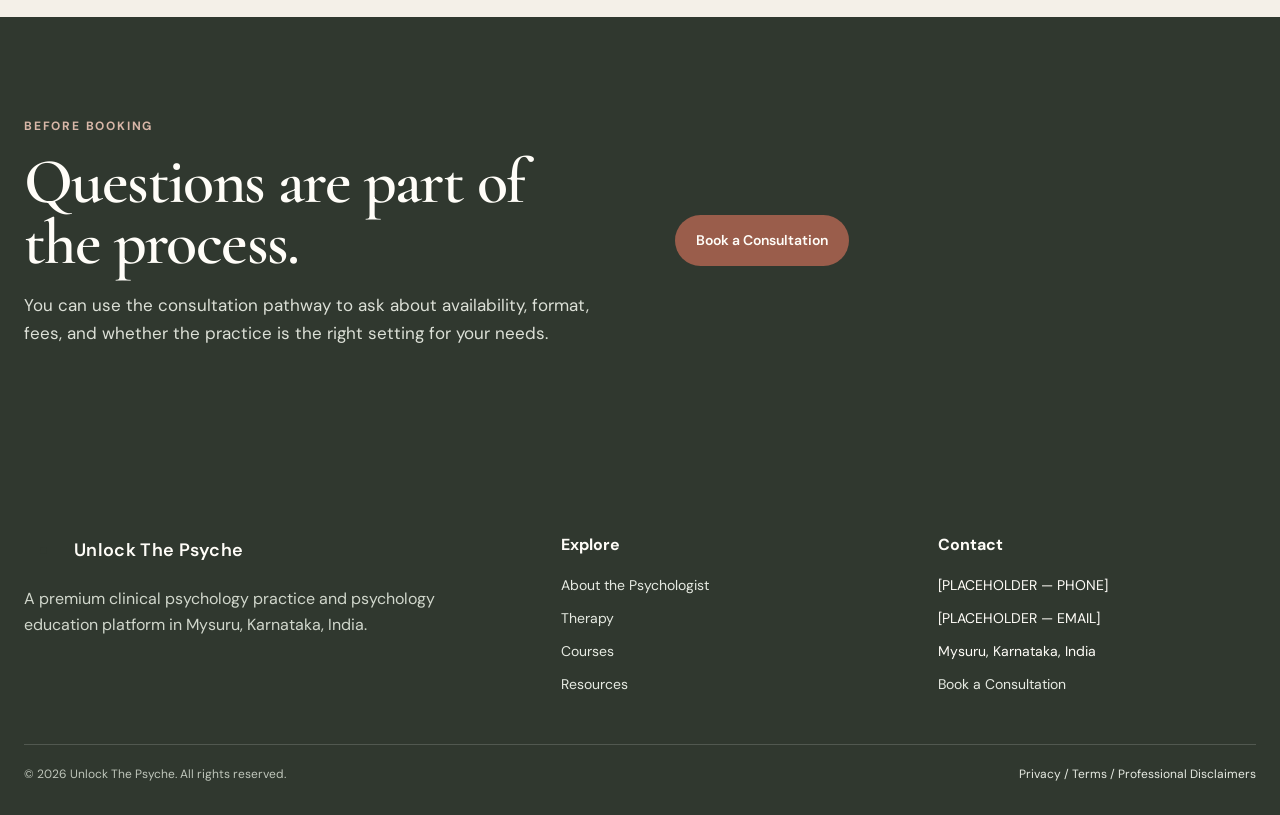
<file: therapy.html>
<!doctype html>
<html lang="en">
<head>
<meta charset="utf-8">
<meta name="viewport" content="width=device-width,initial-scale=1">
<title>Therapy | Unlock The Psyche</title>
<meta name="description" content="Explore the therapy pathway and professional psychological support offered by Unlock The Psyche.">
<link rel="stylesheet" href="styles.css">
</head>
<body>

<a class="skip-link" href="#main">Skip to content</a>
<header class="site-header">
  <div class="container nav">
    <a class="brand" href="index.html" aria-label="Unlock The Psyche home">
      <span class="brand-mark" aria-hidden="true"></span><span class="brand-name">Unlock The Psyche</span>
    </a>
    <nav class="nav-links" aria-label="Primary navigation"><a href="about.html" class="">About</a><a href="therapy.html" class="active">Therapy</a><a href="courses.html" class="">Courses</a><a href="resources.html" class="">Resources</a><a href="faq.html" class="">FAQ</a><a href="contact.html" class="">Contact</a></nav>
    <a class="header-cta" href="book.html">Book a Consultation</a>
    <button class="menu-toggle" aria-label="Open menu"><span></span><span></span><span></span></button>
  </div>
</header>

<main id="main">
<section class="page-hero"><div class="container"><div class="breadcrumb">Home / Therapy</div><h1>Psychological support with clarity, care, and professional boundaries.</h1><p class="lede">Explore the therapy pathway, available services, and the information you may want before booking a consultation.</p></div></section>
<section class="section"><div class="container"><div class="section-header reveal"><div><div class="kicker">Services</div><h2>Therapy that starts with understanding.</h2></div><p>Only confirmed services should be published as active offerings. Items marked placeholder are intentionally awaiting practice confirmation.</p></div>
<div class="cards">
<article class="card reveal"><span class="number">01</span><h3>Individual Therapy</h3><p>Psychological support tailored to the concerns, context, and goals discussed in therapy.</p></article>
<article class="card reveal"><span class="number">02</span><h3>[PLACEHOLDER — COUPLES THERAPY]</h3><p>Confirm whether this service is offered before publishing.</p></article>
<article class="card reveal"><span class="number">03</span><h3>[PLACEHOLDER — CHILD & ADOLESCENT]</h3><p>Confirm age range, service scope, and parent/guardian process before publishing.</p></article>
<article class="card reveal"><span class="number">04</span><h3>[PLACEHOLDER — ONLINE SESSIONS]</h3><p>Confirm availability, platform, and jurisdictional requirements before publishing.</p></article>
<article class="card reveal"><span class="number">05</span><h3>[PLACEHOLDER — OTHER SERVICE]</h3><p>Replace with a verified practice offering.</p></article>
<article class="card reveal"><span class="number">06</span><h3>Consultation</h3><p>Use the consultation to clarify fit, process, practical details, and next steps.</p></article>
</div></div></section>
<section class="section section-dark"><div class="container split"><div class="editorial-copy reveal"><div class="kicker" style="color:#D8B7A8">Before booking</div><h2>Questions are part of the process.</h2><p style="color:#DCE0D7">You can use the consultation pathway to ask about availability, format, fees, and whether the practice is the right setting for your needs.</p></div><div class="reveal"><a class="button button-primary" href="book.html">Book a Consultation</a></div></div></section>
</main>

<footer class="footer">
  <div class="container">
    <div class="footer-grid">
      <div>
        <div class="brand"><span class="brand-mark" aria-hidden="true"></span><span class="brand-name">Unlock The Psyche</span></div>
        <p>A premium clinical psychology practice and psychology education platform in Mysuru, Karnataka, India.</p>
      </div>
      <div>
        <strong>Explore</strong>
        <div class="footer-links" style="margin-top:16px">
          <a href="about.html">About the Psychologist</a><a href="therapy.html">Therapy</a><a href="courses.html">Courses</a><a href="resources.html">Resources</a>
        </div>
      </div>
      <div>
        <strong>Contact</strong>
        <div class="footer-links" style="margin-top:16px">
          <span>[PLACEHOLDER — PHONE]</span><span>[PLACEHOLDER — EMAIL]</span><span>Mysuru, Karnataka, India</span><a href="book.html">Book a Consultation</a>
        </div>
      </div>
    </div>
    <div class="footer-bottom">
      <span>© 2026 Unlock The Psyche. All rights reserved.</span>
      <span><a href="privacy.html">Privacy / Terms / Professional Disclaimers</a></span>
    </div>
  </div>
</footer>

<script src="script.js"></script>
</body>
</html>
</file>
<file: styles.css>
@import url('https://fonts.googleapis.com/css2?family=Cormorant+Garamond:wght@500;600;700&family=DM+Sans:wght@400;500;600;700&display=swap');

:root{
  --ivory:#F4F0E8;
  --paper:#FAF8F3;
  --sage:#66705D;
  --olive:#30382F;
  --olive-2:#3F493B;
  --sand:#D9CCB8;
  --sand-2:#E7DED0;
  --clay:#9A5D4B;
  --clay-dark:#7E4638;
  --charcoal:#2B2A27;
  --muted:#68675F;
  --line:#D8D2C7;
  --white:#FFFDF8;
  --shadow:0 18px 55px rgba(48,56,47,.10);
  --radius:24px;
  --serif:"Cormorant Garamond", Georgia, serif;
  --sans:"DM Sans", Arial, sans-serif;
  --max:1240px;
}

*{box-sizing:border-box}
html{scroll-behavior:smooth}
body{margin:0;background:var(--ivory);color:var(--charcoal);font-family:var(--sans);line-height:1.65}
img{max-width:100%;display:block}
a{color:inherit;text-decoration:none}
button,input,select,textarea{font:inherit}
button{cursor:pointer}
:focus-visible{outline:3px solid var(--clay);outline-offset:4px}

.container{width:min(var(--max),calc(100% - 48px));margin-inline:auto}
.site-header{position:sticky;top:0;z-index:50;background:rgba(244,240,232,.94);backdrop-filter:blur(16px);border-bottom:1px solid rgba(216,210,199,.72)}
.nav{height:82px;display:flex;align-items:center;justify-content:space-between;gap:24px}
.brand{display:flex;align-items:center;gap:12px;font-weight:600;letter-spacing:.02em}
.brand-mark{width:38px;height:38px;border:1px solid var(--olive);border-radius:50%;display:grid;place-items:center;position:relative}
.brand-mark:before,.brand-mark:after{content:"";position:absolute;border:1px solid var(--olive);border-radius:50%}
.brand-mark:before{width:18px;height:18px}
.brand-mark:after{width:7px;height:7px;background:var(--olive);border:none}
.brand-name{font-size:18px}
.nav-links{display:flex;gap:28px;align-items:center}
.nav-links a{font-size:14px;color:#474741}
.nav-links a:hover{color:var(--clay)}
.header-cta,.button{display:inline-flex;align-items:center;justify-content:center;gap:9px;border:1px solid transparent;border-radius:999px;padding:13px 20px;font-weight:600;font-size:14px;transition:.25s ease}
.header-cta,.button-primary{background:var(--clay);color:var(--white)}
.header-cta:hover,.button-primary:hover{background:var(--clay-dark);transform:translateY(-1px)}
.button-secondary{background:transparent;border-color:var(--olive);color:var(--olive)}
.button-secondary:hover{background:var(--olive);color:var(--white)}
.menu-toggle{display:none;background:none;border:0;padding:8px}
.menu-toggle span{display:block;width:28px;height:2px;background:var(--olive);margin:6px 0}

.hero{padding:62px 0 74px}
.hero-grid{display:grid;grid-template-columns:1.03fr .97fr;min-height:690px;border-radius:32px;overflow:hidden;background:var(--paper);box-shadow:var(--shadow)}
.hero-copy{padding:72px 72px 68px;display:flex;flex-direction:column;justify-content:center;position:relative}
.eyebrow{font-size:12px;text-transform:uppercase;letter-spacing:.17em;color:var(--clay);font-weight:700;margin-bottom:18px}
h1,h2,h3{font-family:var(--serif);font-weight:600;line-height:.96;letter-spacing:-.025em;margin:0}
h1{font-size:clamp(64px,7.1vw,108px);max-width:700px}
h2{font-size:clamp(44px,5vw,72px)}
h3{font-size:32px}
.hero-lede{font-size:19px;max-width:600px;color:#57564F;margin:28px 0 32px}
.actions{display:flex;gap:12px;flex-wrap:wrap}
.hero-visual,.photo-placeholder{min-height:100%;position:relative;overflow:hidden}
.hero-visual{background:
  radial-gradient(circle at 70% 18%, rgba(255,255,255,.7), transparent 24%),
  linear-gradient(140deg,#E6DFD2 0%,#CFC6B5 42%,#A8A28F 100%);
}
.hero-visual:before{content:"";position:absolute;inset:8% 9% 9% 8%;border-radius:180px 180px 22px 22px;background:linear-gradient(150deg,rgba(255,255,255,.55),rgba(106,112,93,.16));border:1px solid rgba(255,255,255,.55)}
.hero-visual:after{content:"[PHOTO PLACEHOLDER]";position:absolute;inset:auto 32px 28px auto;background:rgba(48,56,47,.82);color:#fff;font-size:11px;letter-spacing:.12em;padding:9px 11px;border-radius:999px}
.placeholder-note{font-size:12px;letter-spacing:.08em;text-transform:uppercase;color:var(--muted)}
.hero-trust{display:grid;grid-template-columns:repeat(5,1fr);gap:1px;background:var(--line);margin-top:1px}
.trust-item{background:var(--paper);padding:24px 18px;min-height:104px}
.trust-item strong{display:block;font-size:13px}
.trust-item span{display:block;color:var(--muted);font-size:12px;margin-top:5px}

.section{padding:100px 0}
.section-dark{background:var(--olive);color:var(--white)}
.section-sand{background:var(--sand-2)}
.section-header{display:flex;justify-content:space-between;gap:40px;align-items:end;margin-bottom:48px}
.section-header p{max-width:500px;color:var(--muted);margin:0}
.section-dark .section-header p{color:#DCE0D7}
.kicker{color:var(--clay);text-transform:uppercase;letter-spacing:.15em;font-size:12px;font-weight:700;margin-bottom:14px}
.section-dark .kicker{color:#D9B7A9}

.pathways{display:grid;grid-template-columns:1fr 1fr;gap:18px}
.path-card{padding:42px;border:1px solid var(--line);background:rgba(255,255,255,.28);border-radius:var(--radius);min-height:290px;display:flex;flex-direction:column;justify-content:space-between}
.path-card:first-child{background:var(--olive);color:var(--white);border-color:var(--olive)}
.path-card p{max-width:470px;color:var(--muted)}
.path-card:first-child p{color:#E0E3DC}
.text-link{font-weight:700;text-decoration:underline;text-decoration-thickness:1px;text-underline-offset:5px}

.split{display:grid;grid-template-columns:1fr 1fr;gap:70px;align-items:center}
.editorial-copy p{max-width:610px;color:var(--muted);font-size:17px}
.photo-card{min-height:560px;border-radius:30px;overflow:hidden;background:linear-gradient(145deg,#DED6C8,#B8B5A4 50%,#8D9584);position:relative}
.photo-card:after{content:"[PHOTO PLACEHOLDER — REPLACE WITH APPROVED PROFESSIONAL IMAGE]";position:absolute;left:24px;bottom:24px;max-width:280px;background:rgba(48,56,47,.84);color:#fff;padding:11px 13px;border-radius:12px;font-size:11px;letter-spacing:.07em}
.credential-list{display:grid;grid-template-columns:repeat(2,1fr);gap:0;border-top:1px solid var(--line);margin-top:34px}
.credential{padding:20px 0;border-bottom:1px solid var(--line)}
.credential strong{font-family:var(--serif);font-size:28px;font-weight:600}
.credential span{display:block;color:var(--muted);font-size:13px;margin-top:2px}

.cards{display:grid;grid-template-columns:repeat(3,1fr);gap:18px}
.card{background:var(--paper);border:1px solid var(--line);border-radius:var(--radius);padding:30px;min-height:280px;display:flex;flex-direction:column}
.card .number{font-family:var(--serif);font-size:28px;color:var(--clay)}
.card p{color:var(--muted)}
.card .card-link{margin-top:auto;font-weight:700}
.concerns{display:grid;grid-template-columns:repeat(4,1fr);gap:0;border-top:1px solid var(--line)}
.concern{padding:24px 20px;border-bottom:1px solid var(--line);border-right:1px solid var(--line);min-height:120px}
.concern:nth-child(4n){border-right:0}
.concern strong{font-family:var(--serif);font-size:25px}

.process{display:grid;grid-template-columns:repeat(4,1fr);gap:0}
.process-step{padding:30px;border-top:1px solid rgba(255,255,255,.32);position:relative}
.process-step:not(:last-child){border-right:1px solid rgba(255,255,255,.25)}
.process-step .num{font-family:var(--serif);font-size:42px;color:#D8C9B7}
.process-step p{color:#DCE0D7}

.course-feature{display:grid;grid-template-columns:1.2fr .8fr;gap:18px}
.course-panel{background:var(--olive);color:var(--white);border-radius:30px;padding:54px;min-height:450px}
.course-panel p{color:#E1E4DD;max-width:650px}
.course-meta{display:grid;grid-template-columns:1fr 1fr;gap:12px;margin:32px 0}
.meta{border:1px solid rgba(255,255,255,.18);padding:16px;border-radius:14px}
.meta span{display:block;font-size:11px;text-transform:uppercase;letter-spacing:.1em;color:#BFC7BB}
.meta strong{display:block;margin-top:4px}
.course-side{background:var(--sand-2);border-radius:30px;padding:40px;display:flex;flex-direction:column;justify-content:space-between}

.testimonial-placeholder{border:1px dashed #B7B0A5;border-radius:24px;padding:44px;text-align:center;color:var(--muted);background:rgba(255,255,255,.22)}

.blog-grid{display:grid;grid-template-columns:repeat(3,1fr);gap:18px}
.article{border-top:1px solid var(--line);padding-top:20px}
.article-image{height:220px;border-radius:20px;background:linear-gradient(135deg,#DDD6C8,#A9B0A1);margin-bottom:20px;position:relative}
.article-image:after{content:"[IMAGE PLACEHOLDER]";position:absolute;right:14px;bottom:14px;background:rgba(48,56,47,.82);color:#fff;padding:6px 8px;border-radius:999px;font-size:10px}
.article small{color:var(--clay);text-transform:uppercase;letter-spacing:.12em}
.article h3{font-size:34px;margin:10px 0}
.article p{color:var(--muted)}

.faq{display:grid;grid-template-columns:.75fr 1.25fr;gap:60px}
.faq-list details{border-top:1px solid var(--line);padding:18px 0}
.faq-list details:last-child{border-bottom:1px solid var(--line)}
summary{cursor:pointer;font-weight:600;list-style:none;display:flex;justify-content:space-between;gap:20px}
summary::-webkit-details-marker{display:none}
summary:after{content:"+";font-size:22px;font-weight:400}
details[open] summary:after{content:"–"}
details p{color:var(--muted);max-width:760px}

.form-shell{display:grid;grid-template-columns:.75fr 1.25fr;gap:40px}
.form-card{background:var(--paper);border:1px solid var(--line);border-radius:28px;padding:34px}
.form-grid{display:grid;grid-template-columns:1fr 1fr;gap:18px}
.field{display:flex;flex-direction:column;gap:7px}
.field.full{grid-column:1/-1}
label{font-size:13px;font-weight:600}
input,select,textarea{border:1px solid #CFC8BC;background:#FFFDF8;border-radius:12px;padding:13px 14px;color:var(--charcoal)}
textarea{min-height:130px;resize:vertical}
.consent{display:flex;gap:10px;align-items:flex-start;font-size:12px;color:var(--muted);margin:18px 0}
.consent input{margin-top:3px}

.page-hero{padding:92px 0 70px;background:var(--olive);color:var(--white)}
.page-hero .lede{font-size:19px;color:#DCE0D7;max-width:760px;margin:25px 0 0}
.breadcrumb{font-size:12px;text-transform:uppercase;letter-spacing:.12em;color:#C7CFC3;margin-bottom:20px}
.page-hero h1{max-width:900px}

.table{width:100%;border-collapse:collapse;background:var(--paper);border-radius:20px;overflow:hidden}
.table th,.table td{text-align:left;padding:16px 18px;border-bottom:1px solid var(--line)}
.table th{font-size:12px;text-transform:uppercase;letter-spacing:.1em;color:var(--muted)}

.footer{background:var(--olive);color:var(--white);padding:68px 0 30px}
.footer-grid{display:grid;grid-template-columns:1.2fr .8fr .8fr;gap:60px}
.footer p{color:#D1D7CC;max-width:450px}
.footer a{color:#E7EBE3}
.footer-links{display:grid;gap:10px;font-size:14px}
.footer-bottom{border-top:1px solid rgba(255,255,255,.16);margin-top:48px;padding-top:20px;display:flex;justify-content:space-between;gap:20px;color:#BFC6BB;font-size:12px}

.reveal{opacity:0;transform:translateY(18px);transition:opacity .7s ease,transform .7s ease}
.reveal.is-visible{opacity:1;transform:none}
.skip-link{position:absolute;left:12px;top:-50px;background:var(--clay);color:#fff;padding:10px 14px;border-radius:8px;z-index:100}
.skip-link:focus{top:12px}

@media (max-width:1050px){
  .nav-links{display:none}
  .header-cta{display:none}
  .menu-toggle{display:block}
  .nav.open .nav-links{display:flex;position:absolute;left:0;right:0;top:82px;background:var(--paper);padding:22px 24px;flex-direction:column;align-items:flex-start;border-bottom:1px solid var(--line)}
  .hero-grid,.split,.course-feature,.faq,.form-shell{grid-template-columns:1fr}
  .hero-copy{padding:56px}
  .hero-visual{min-height:560px}
  .cards,.blog-grid{grid-template-columns:repeat(2,1fr)}
  .concerns{grid-template-columns:repeat(2,1fr)}
  .concern:nth-child(4n){border-right:1px solid var(--line)}
  .concern:nth-child(2n){border-right:0}
  .process{grid-template-columns:repeat(2,1fr)}
  .process-step:nth-child(2){border-right:0}
  .process-step:nth-child(-n+2){border-bottom:1px solid rgba(255,255,255,.25)}
}
@media (max-width:700px){
  .container{width:min(var(--max),calc(100% - 32px))}
  .nav{height:72px}
  .nav.open .nav-links{top:72px}
  .hero{padding:28px 0 42px}
  .hero-grid{border-radius:22px;min-height:auto}
  .hero-copy{padding:42px 26px}
  h1{font-size:58px}
  h2{font-size:48px}
  .hero-lede{font-size:17px}
  .hero-visual{min-height:390px}
  .hero-trust{grid-template-columns:1fr 1fr}
  .trust-item{min-height:96px}
  .section{padding:72px 0}
  .section-header{display:block;margin-bottom:34px}
  .section-header p{margin-top:18px}
  .pathways,.cards,.blog-grid,.process,.form-grid{grid-template-columns:1fr}
  .concerns{grid-template-columns:1fr}
  .concern,.concern:nth-child(2n),.concern:nth-child(4n){border-right:0}
  .photo-card{min-height:420px}
  .course-panel,.course-side{padding:32px}
  .course-meta{grid-template-columns:1fr}
  .footer-grid{grid-template-columns:1fr;gap:34px}
  .footer-bottom{display:block}
  .footer-bottom span{display:block;margin-top:8px}
  .form-card{padding:24px}
}
@media (prefers-reduced-motion:reduce){
  html{scroll-behavior:auto}
  *,*:before,*:after{animation-duration:.01ms!important;animation-iteration-count:1!important;transition-duration:.01ms!important}
  .reveal{opacity:1;transform:none}
}
</file>
